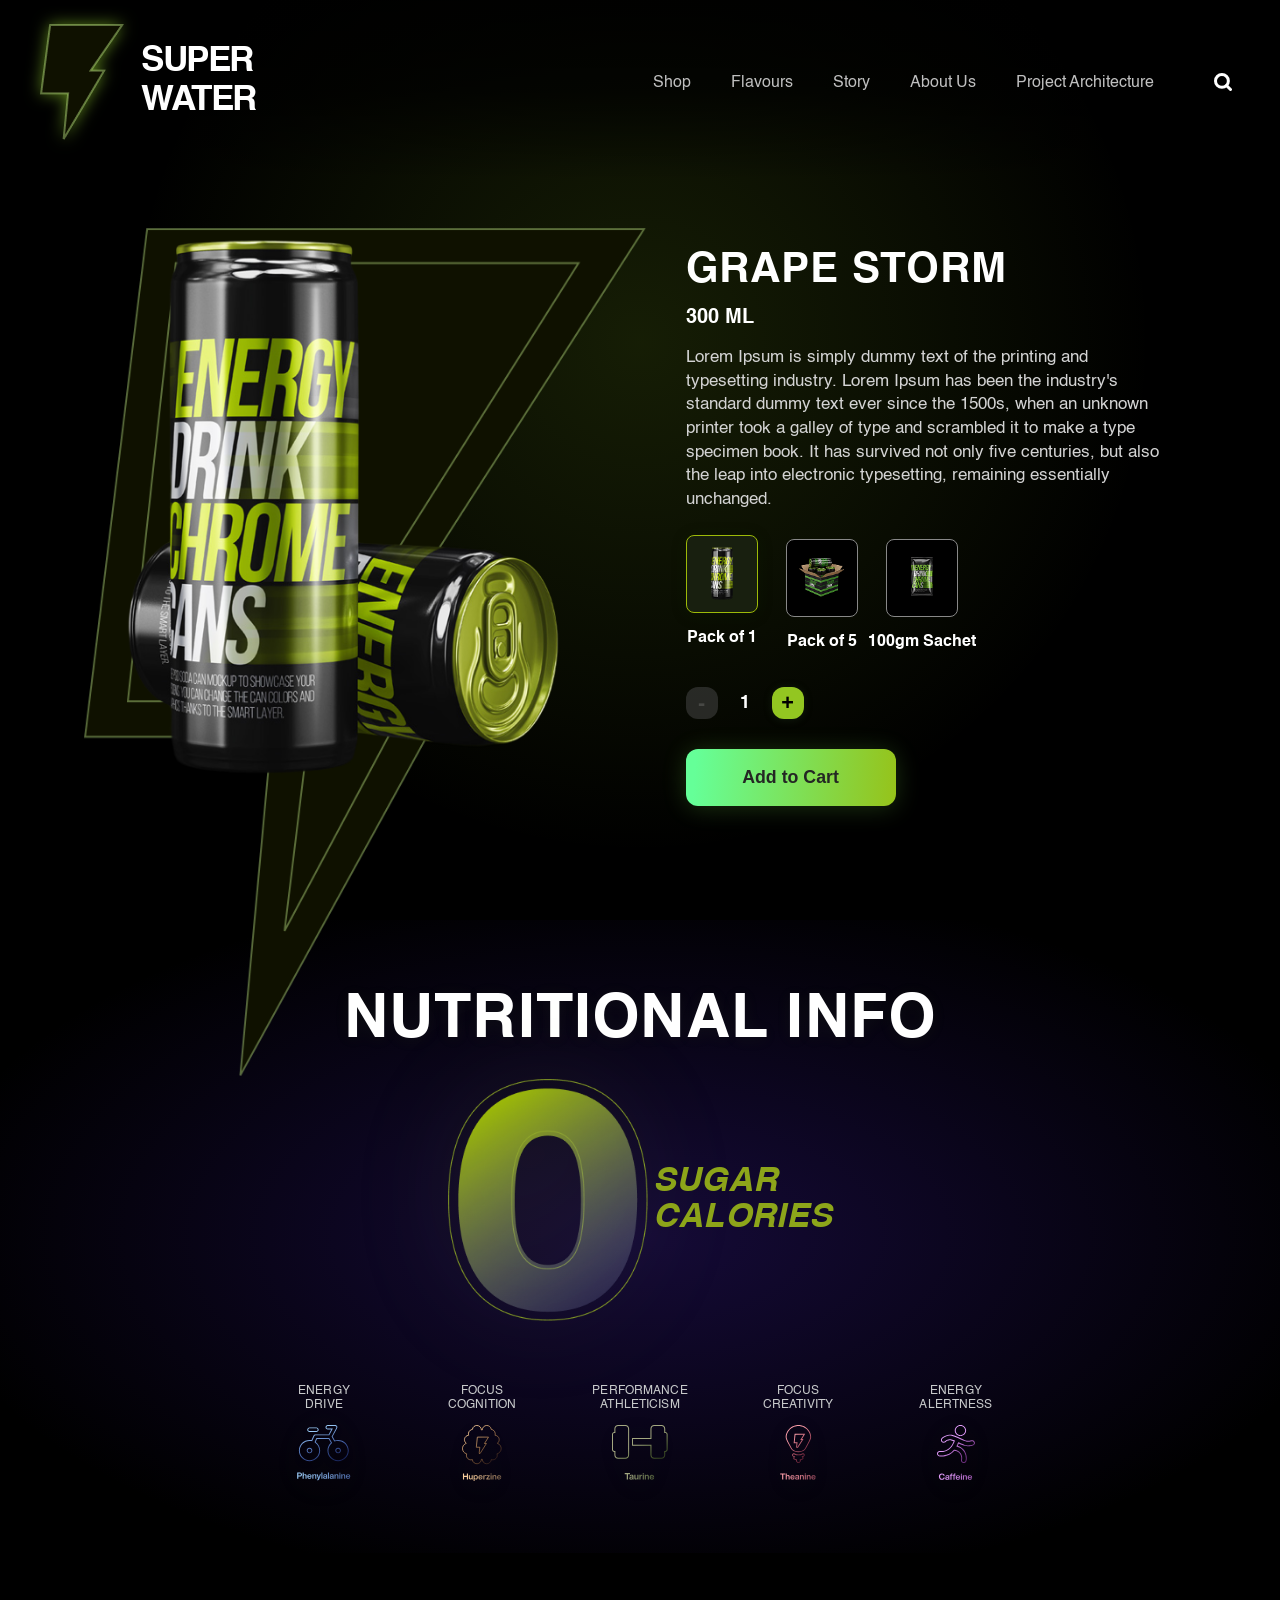
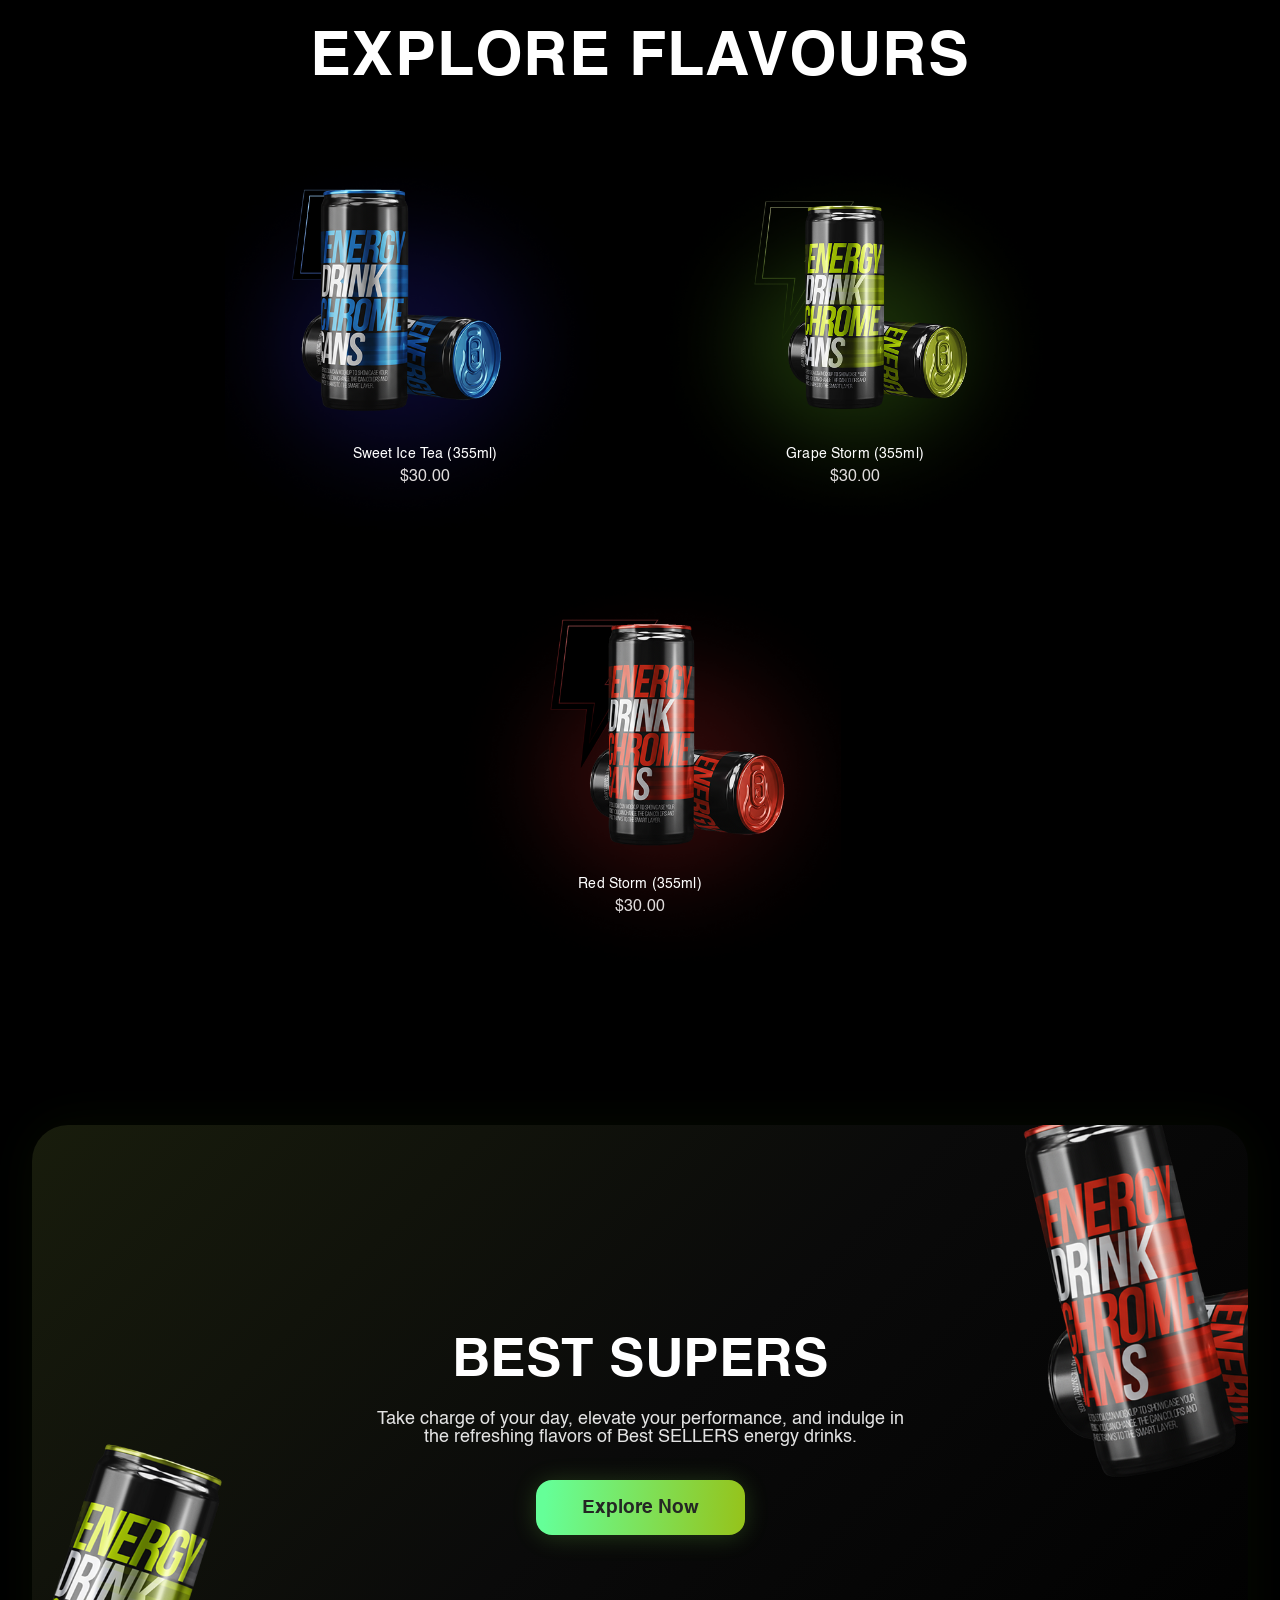
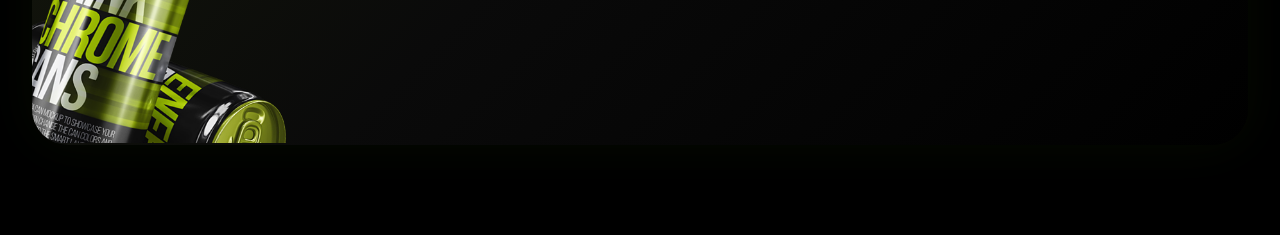
<file: index.html>
<!DOCTYPE html>
<html lang="en">
<head>
  <meta charset="UTF-8" />
  <meta name="viewport" content="width=device-width, initial-scale=1.0" />
  <title>Super Water | Product Details</title>
  <meta name="description" content="Super Water Energy Drink - Grape Storm Flavor, 300ML">
  <link rel="stylesheet" href="css/style.css">
  <!-- Google Fonts - Inter -->
  <link rel="preconnect" href="https://fonts.googleapis.com">
  <link rel="preconnect" href="https://fonts.gstatic.com" crossorigin>
  <link href="https://fonts.googleapis.com/css2?family=Inter:wght@400;600;700;800&display=swap" rel="stylesheet">
</head>
<body>
  <div class="product-page">
    <header class="header">
      <div class="header__logo">
        <img src="assets/images/logo.png" alt="Super Water Logo" class="header__logo-icon" />
        <span class="header__logo-text">SUPER<br>WATER</span>
      </div>
      <nav class="nav" aria-label="Main Navigation">
        <ul class="nav__list">
          <li class="nav__item"><a class="nav__link" href="#">Shop</a></li>
          <li class="nav__item"><a class="nav__link" href="#">Flavours</a></li>
          <li class="nav__item"><a class="nav__link" href="#">Story</a></li>
          <li class="nav__item"><a class="nav__link" href="#">About Us</a></li>
          <li class="nav__item"><a class="nav__link" href="architecture.html">Project Architecture</a></li>
        </ul>
        <button class="nav__search" aria-label="Search">
          <img src="assets/icons/search-icon.svg" alt="Search" class="nav__search-icon" />
        </button>
      </nav>
      <button class="nav__menu-btn" aria-label="Menu" id="menuBtn">
        &#9776;
      </button>
    </header>
    <div class="nav__mobile-modal" id="mobileModal">
      <ul class="nav__mobile-list">
        <li><a class="nav__link" href="#">Shop</a></li>
        <li><a class="nav__link" href="#">Flavours</a></li>
        <li><a class="nav__link" href="#">Story</a></li>
        <li><a class="nav__link" href="#">About Us</a></li>
        <li><a class="nav__link" href="architecture.html">Project Architecture</a></li>
      </ul>
      <button class="nav__mobile-close" id="closeModal" aria-label="Close menu">&times;</button>
    </div>
    
    <main class="hero">
      <section class="hero__left">
        <img src="assets/images/super-water-can.png" alt="Super Water Energy Drink - Grape Storm flavor in 300ML can" class="hero__product-img" />
      </section>
      
      <section class="hero__right">
        <h1 class="hero__title">GRAPE STORM</h1>
        <h2 class="hero__subtitle">300 ML</h2>
        <p class="hero__desc">
          Lorem Ipsum is simply dummy text of the printing and typesetting industry. Lorem Ipsum has been the industry's standard dummy text ever since the 1500s, when an unknown printer took a galley of type and scrambled it to make a type specimen book. It has survived not only five centuries, but also the leap into electronic typesetting, remaining essentially unchanged.
        </p>
        
        <div class="hero__packs">
          <div class="pack-option pack-option--selected">
            <img src="assets/images/pack-1.png" alt="Pack of 1" class="pack-option__img" />
            <span class="pack-option__desc">Pack of 1</span>
          </div>
          <div class="pack-option">
            <img src="assets/images/pack-5.png" alt="Pack of 5" class="pack-option__img" />
            <span class="pack-option__desc">Pack of 5</span>
          </div>
          <div class="pack-option">
            <img src="assets/images/pack-100gm.png" alt="100gm Sachet" class="pack-option__img" />
            <span class="pack-option__desc">100gm Sachet</span>
          </div>
        </div>
        
        <div class="hero__quantity">
          <button class="quantity__btn" id="decrementBtn" type="button" aria-label="Decrease quantity">-</button>
          <span class="quantity__count" id="quantityCount" aria-live="polite">1</span>
          <button class="quantity__btn" id="incrementBtn" type="button" aria-label="Increase quantity">+</button>
        </div>
        
        <button class="hero__addcart" type="button">Add to Cart</button>
      </section>
    </main>
  </div>

  <section class="nutrition">
    <div class="nutrition__container">
      <h2 class="nutrition__title">NUTRITIONAL INFO</h2>
      <div class="nutrition__main">
        <img src="assets/images/calories-text.png" alt="Zero Sugar Calories" class="nutrition__zero-img" />
        <div class="nutrition__zero-labels">
          <span class="nutrition__sugarcalories">SUGAR<br>CALORIES</span>
        </div>
      </div>
      <div class="nutrition__benefits">
      <div class="nutrition__benefit">
        <span class="nutrition__benefit-label">ENERGY<br>DRIVE</span>
        <img src="assets/icons/energy-drive.svg" alt="Energy Drive Icon" class="nutrition__benefit-icon" />
      </div>
      <div class="nutrition__benefit">
        <span class="nutrition__benefit-label">FOCUS<br>COGNITION</span>
        <img src="assets/icons/focus-cognition.svg" alt="Focus Cognition Icon" class="nutrition__benefit-icon" />
      </div>
      <div class="nutrition__benefit">
        <span class="nutrition__benefit-label">PERFORMANCE<br>ATHLETICISM</span>
        <img src="assets/icons/performance-athleticism.svg" alt="Performance Athleticism Icon" class="nutrition__benefit-icon" />
      </div>
      <div class="nutrition__benefit">
        <span class="nutrition__benefit-label">FOCUS<br>CREATIVITY</span>
        <img src="assets/icons/focus-creativity.svg" alt="Focus Creativity Icon" class="nutrition__benefit-icon" />
      </div>
      <div class="nutrition__benefit">
        <span class="nutrition__benefit-label">ENERGY<br>ALERTNESS</span>
        <img src="assets/icons/energy-alertness.svg" alt="Energy Alertness Icon" class="nutrition__benefit-icon" />
      </div>
      </div>
    </div>
  </section>

    <section class="flavours">
    <div class="flavours__container">
      <h2 class="flavours__title">EXPLORE FLAVOURS</h2>
      <div class="flavours__grid">
      <div class="flavour-card">
        <div class="flavour-card__image flavour-card__image--blue">
          <img src="assets/images/sweet-ice-tea.png" alt="Sweet Ice Tea" />
        </div>
        <div class="flavour-card__info">
          <p class="flavour-card__name">Sweet Ice Tea (355ml)</p>
          <p class="flavour-card__price">$30.00</p>
        </div>
      </div>
      <div class="flavour-card">
        <div class="flavour-card__image flavour-card__image--green">
          <img src="assets/images/grape-storm.png" alt="Grape Storm" />
        </div>
        <div class="flavour-card__info">
          <p class="flavour-card__name">Grape Storm (355ml)</p>
          <p class="flavour-card__price">$30.00</p>
        </div>
      </div>
      <div class="flavour-card">
        <div class="flavour-card__image flavour-card__image--red">
          <img src="assets/images/red-storm.png" alt="Red Storm" />
        </div>
        <div class="flavour-card__info">
          <p class="flavour-card__name">Red Storm (355ml)</p>
          <p class="flavour-card__price">$30.00</p>
        </div>
      </div>
      </div>
    </div>
  </section>

    <section class="best-supers">
    <div class="best-supers__container">
      <img
        src="assets/images/best-left.png"
        alt="Grape Chrome Can"
        class="best-supers__can best-supers__can--left"
      />
      <div class="best-supers__content">
        <h2 class="best-supers__title">BEST SUPERS</h2>
        <p class="best-supers__desc">
          Take charge of your day, elevate your performance, and indulge in the refreshing flavors of Best SELLERS energy drinks.
        </p>
        <a href="#" class="best-supers__cta">Explore Now</a>
      </div>
      <img
        src="assets/images/best-right.png"
        alt="Red Chrome Can"
        class="best-supers__can best-supers__can--right"
      />
    </div>
  </section>

  <script src="js/script.js"></script>
</body>
</html>
</file>
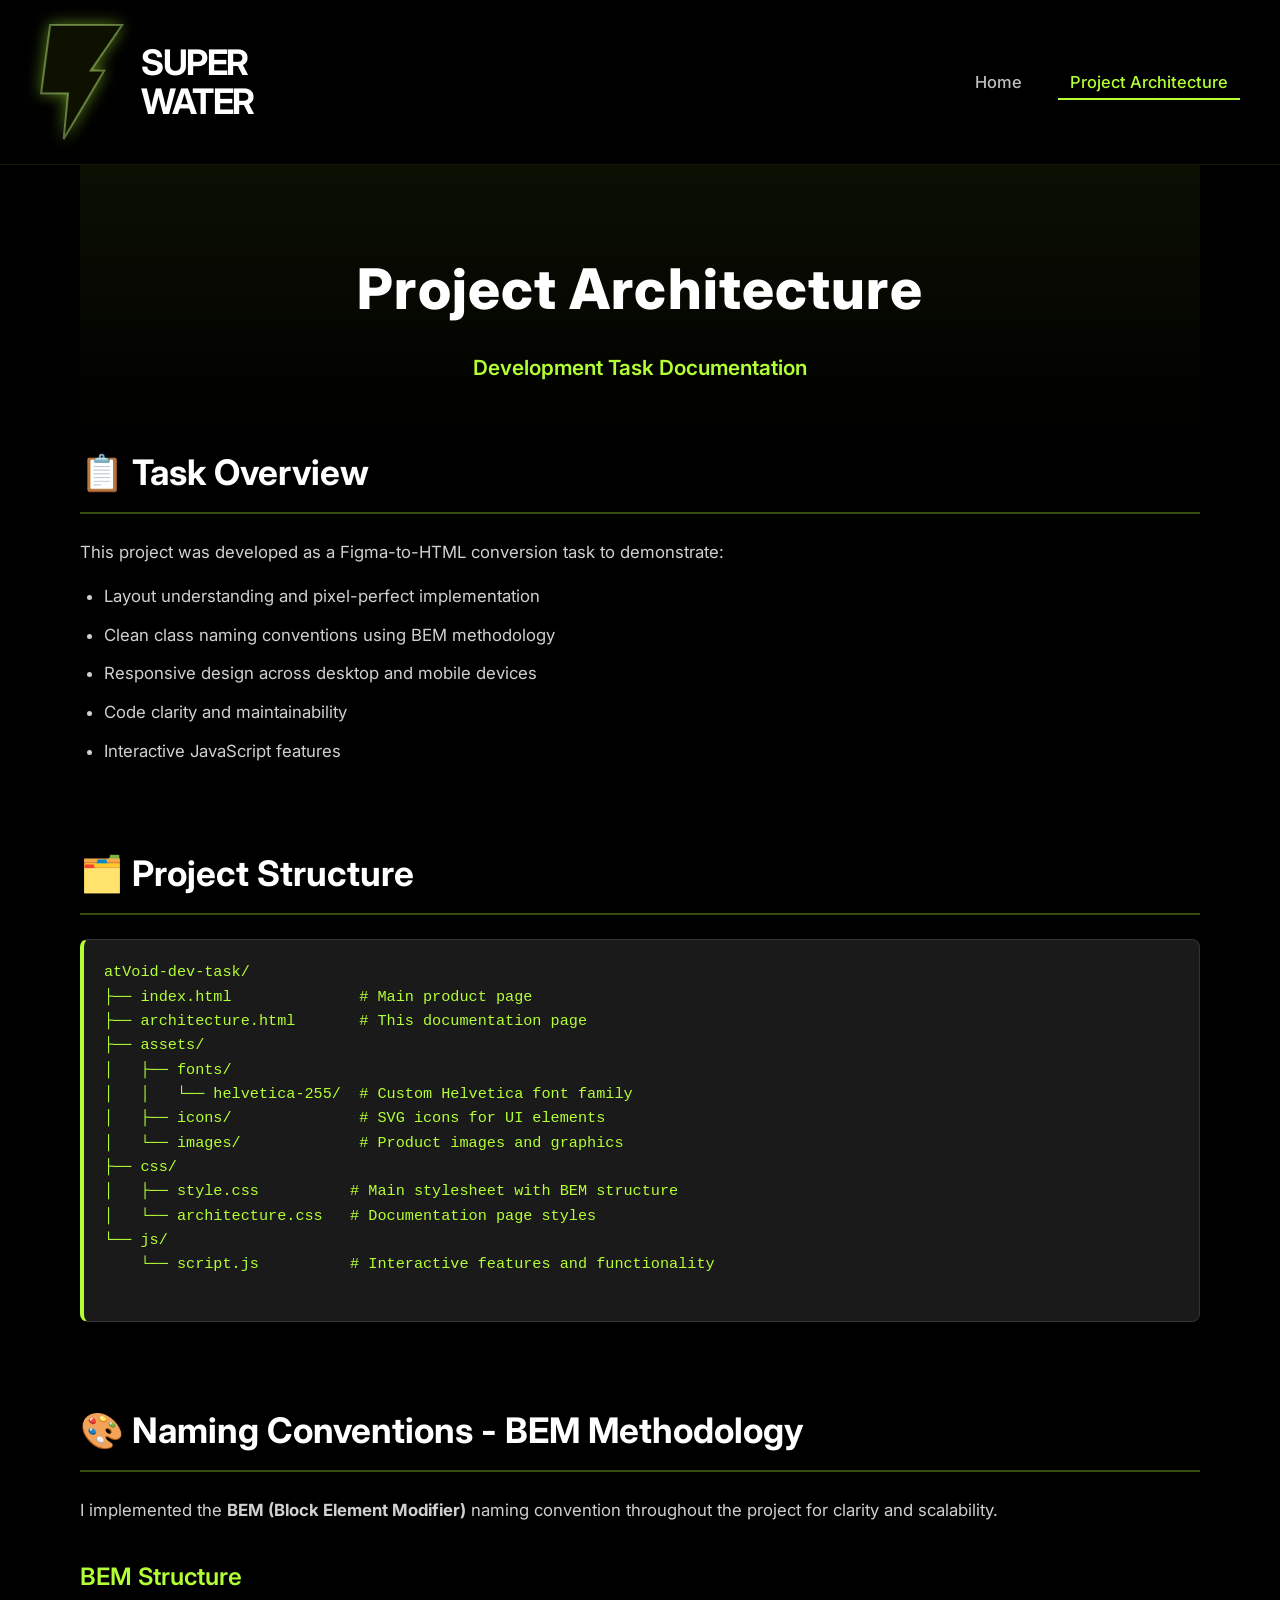
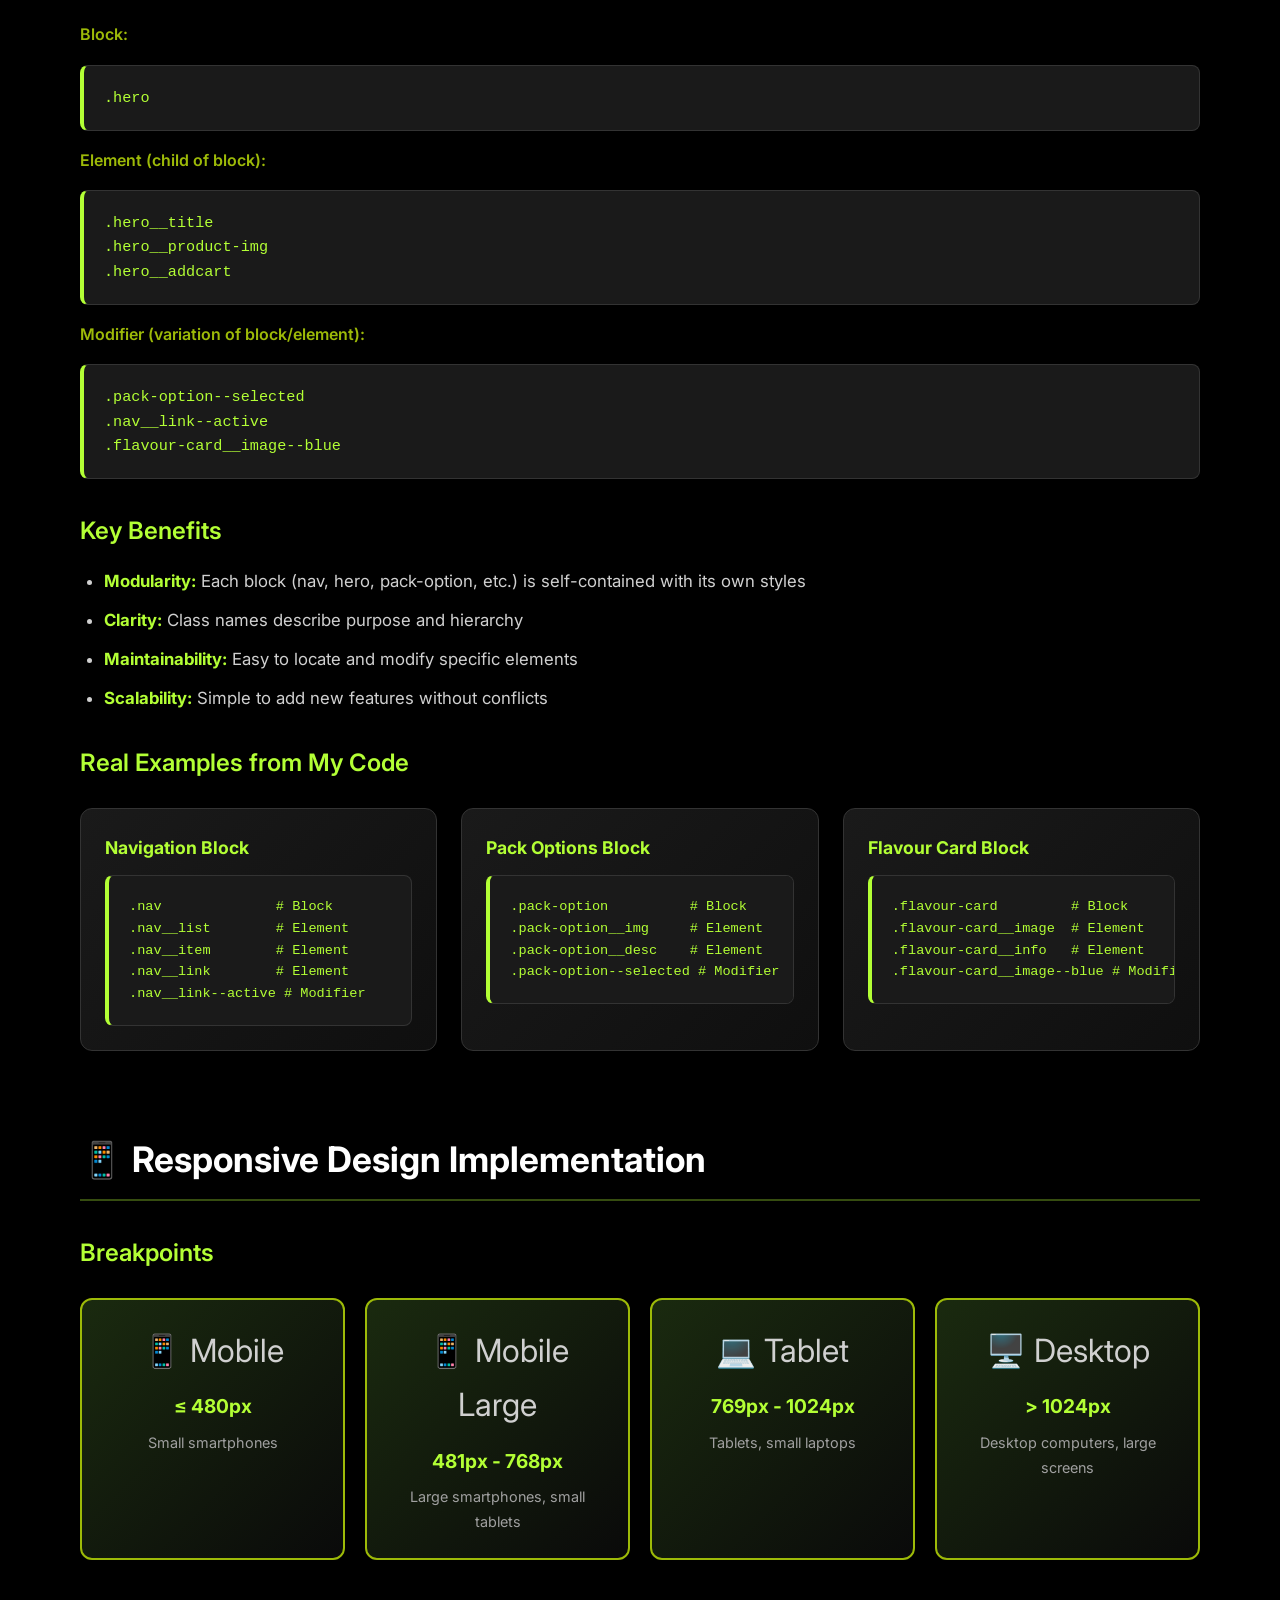
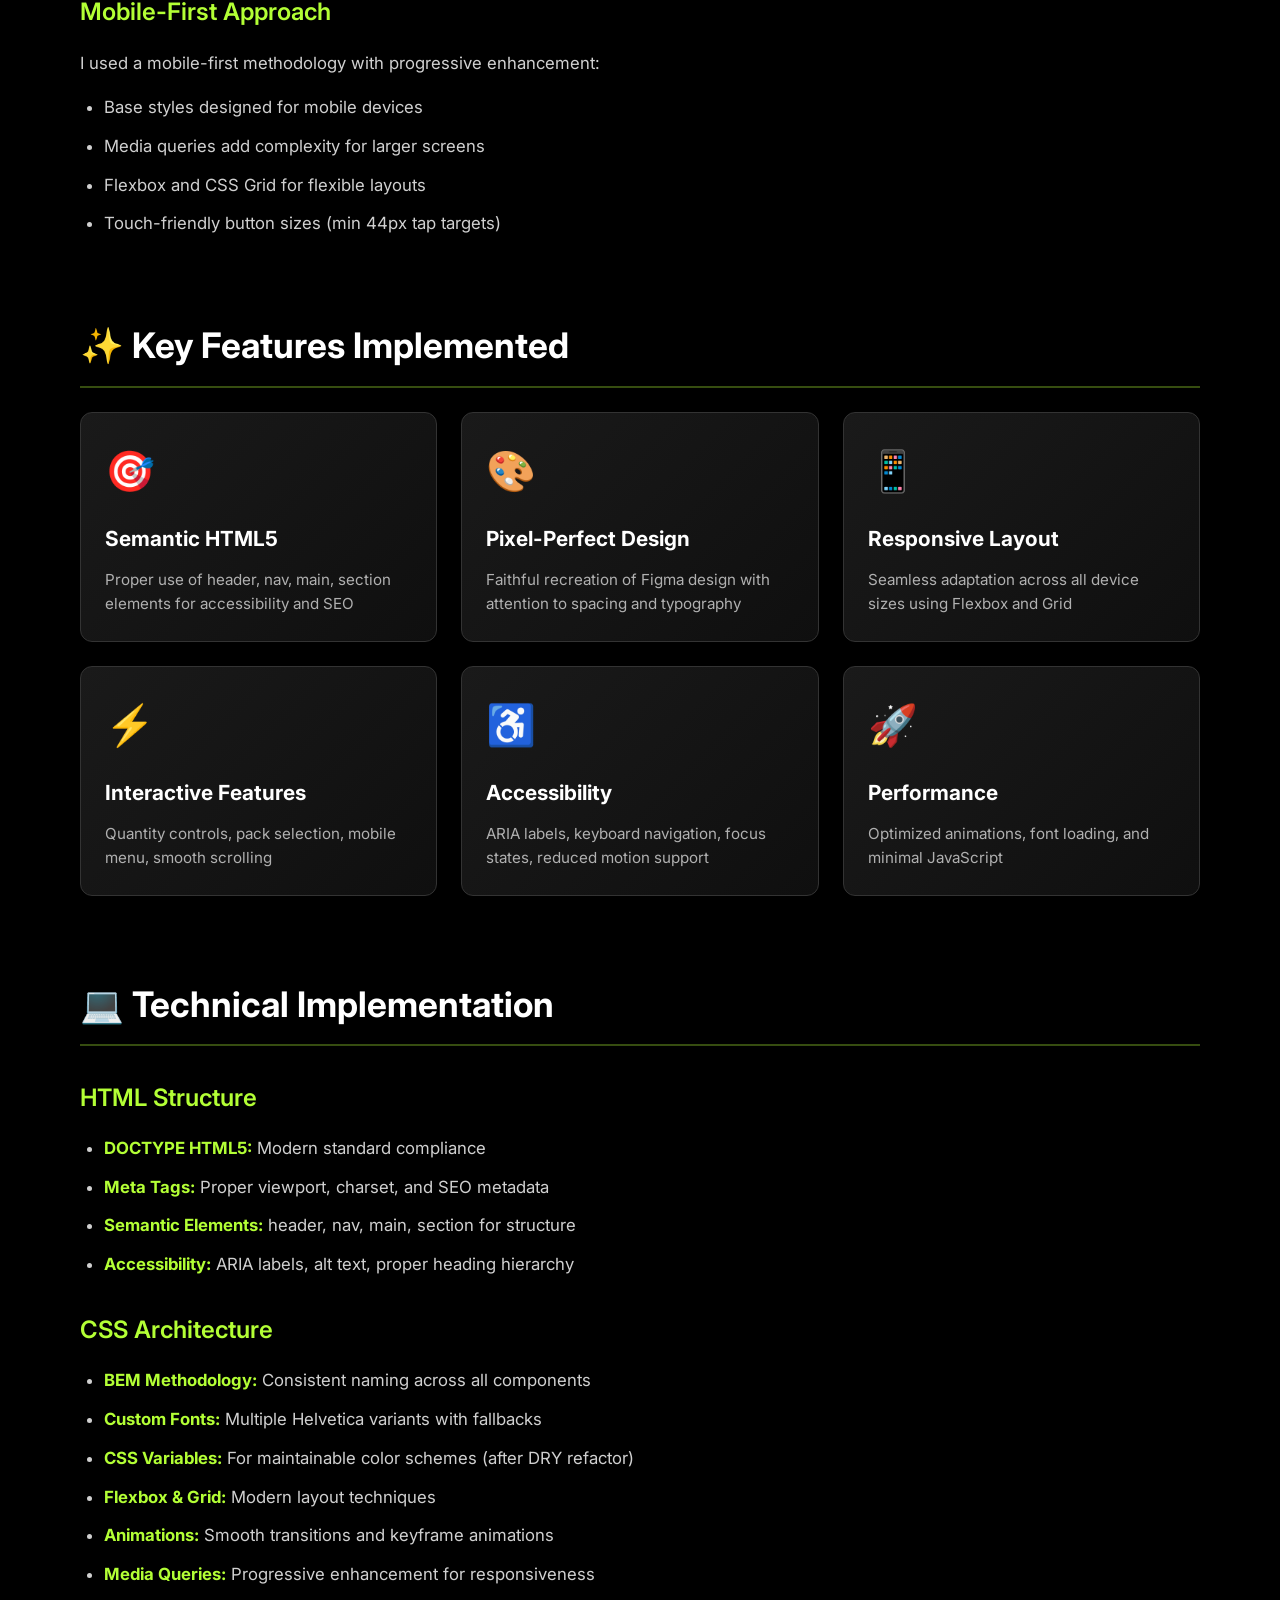
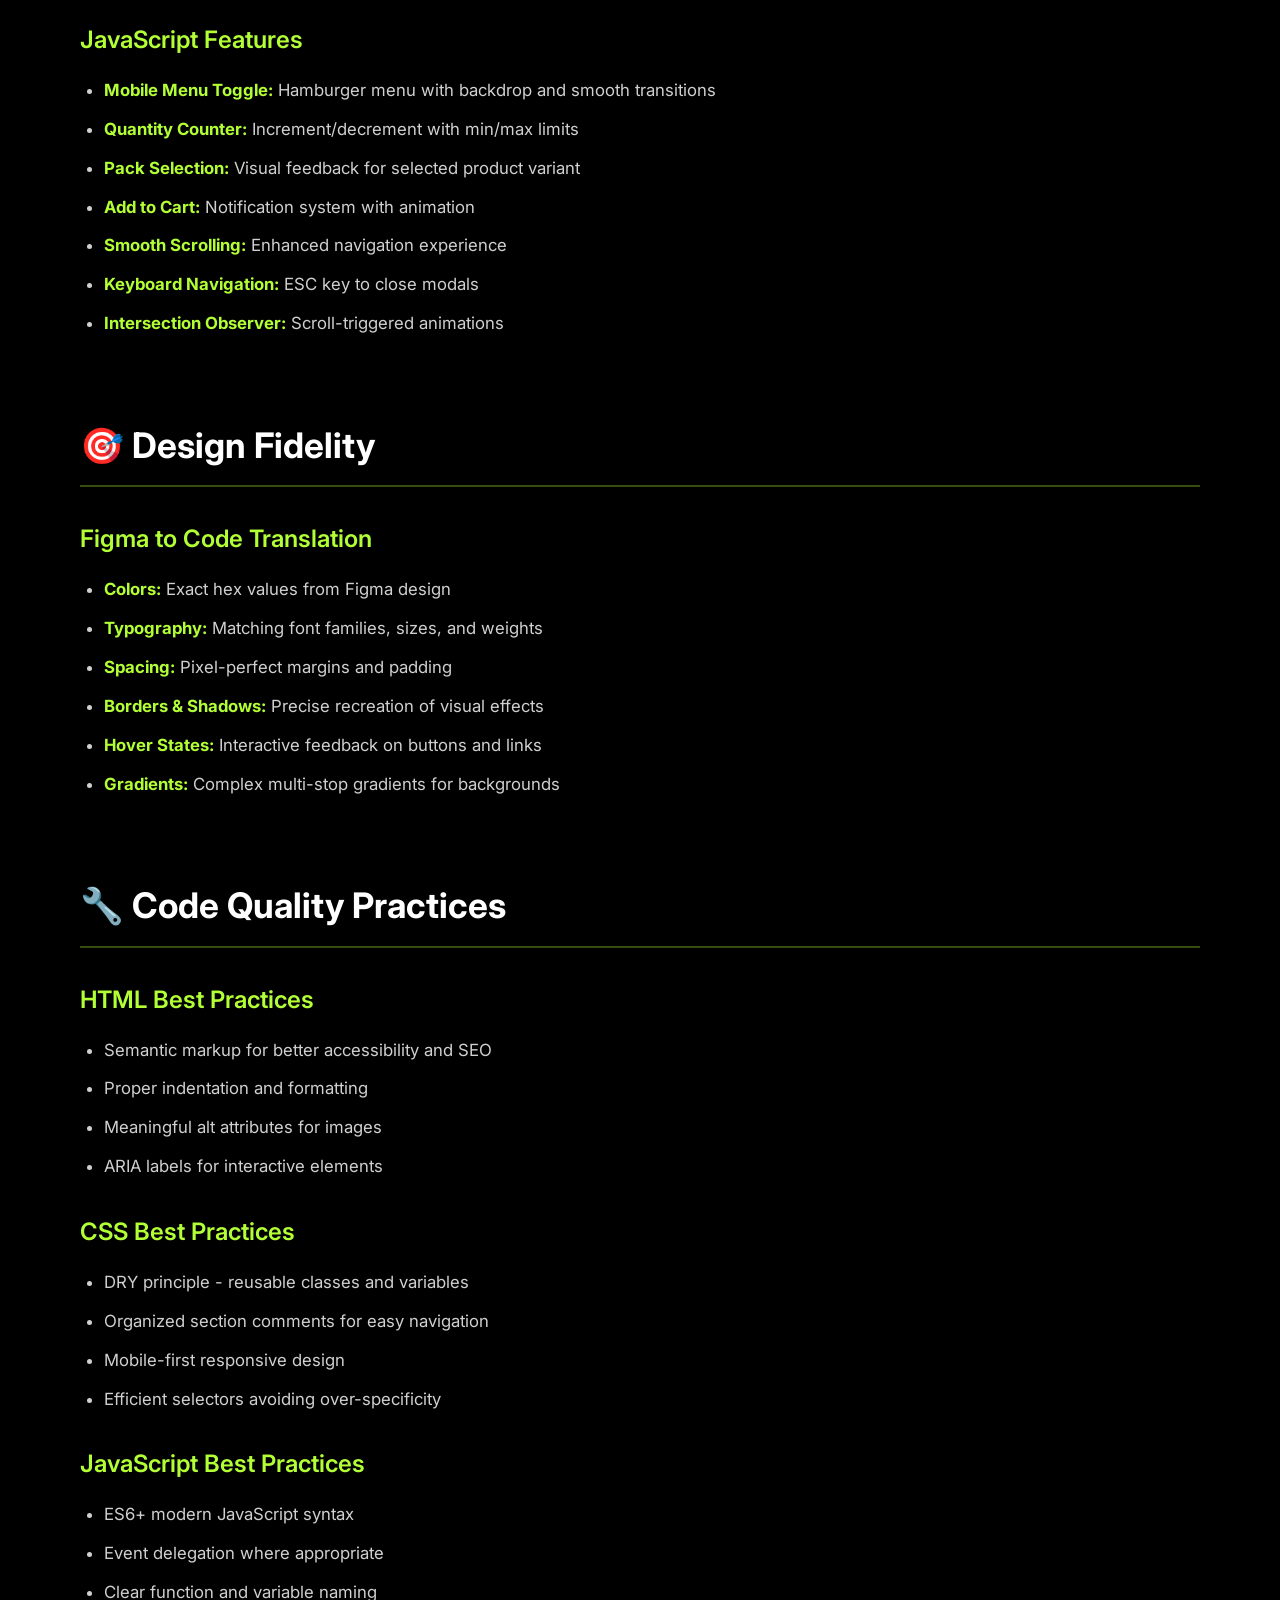
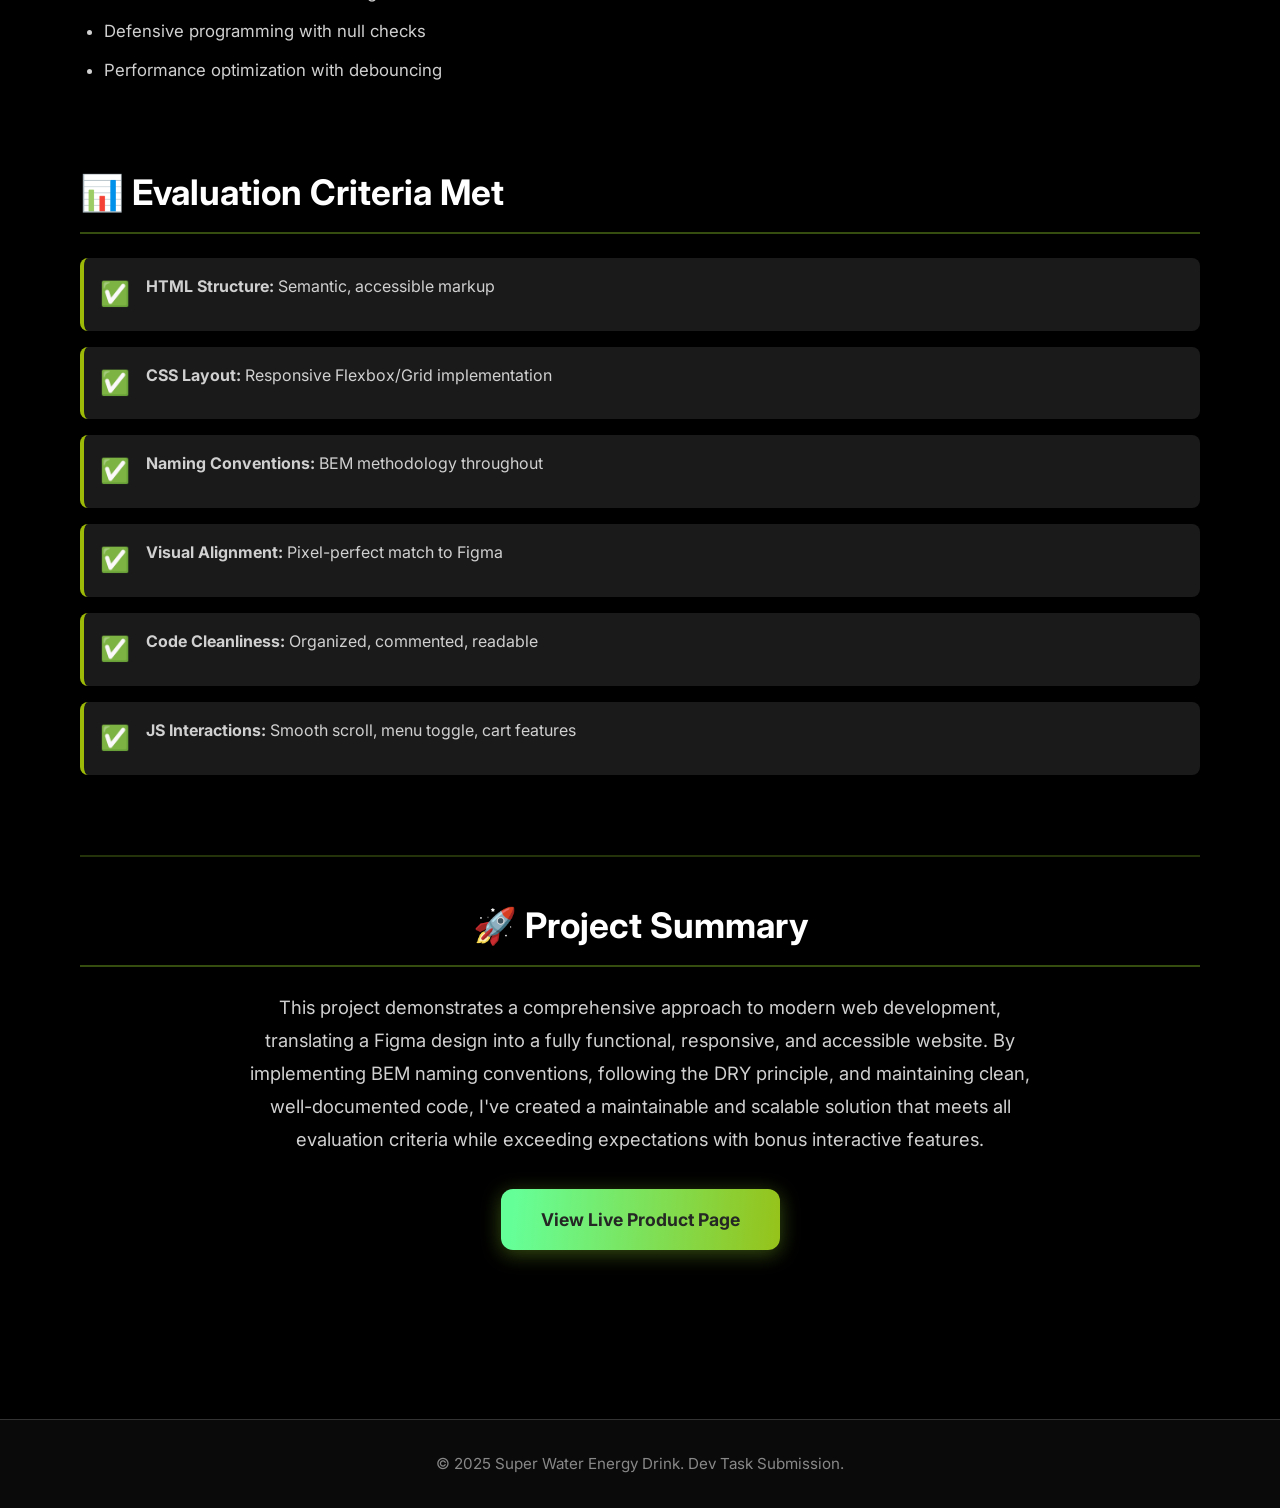
<file: architecture.html>
<!DOCTYPE html>
<html lang="en">
<head>
  <meta charset="UTF-8" />
  <meta name="viewport" content="width=device-width, initial-scale=1.0"/>
  <title>Project Architecture | Super Water</title>
  <meta name="description" content="Project Architecture and Development Documentation for Super Water Energy Drink Website">
  <link rel="stylesheet" href="css/architecture.css">
  <link rel="preconnect" href="https://fonts.googleapis.com">
  <link rel="preconnect" href="https://fonts.gstatic.com" crossorigin>
  <link href="https://fonts.googleapis.com/css2?family=Inter:wght@400;600;700;800&display=swap" rel="stylesheet">
</head>
<body>
  <div class="architecture-page">
    <header class="header">
      <div class="header__logo">
        <a href="index.html" class="header__logo-link">
          <img src="assets/images/logo.png" alt="Super Water Logo" class="header__logo-icon" />
          <span class="header__logo-text">SUPER<br>WATER</span>
        </a>
      </div>
      <nav class="nav" aria-label="Main Navigation">
        <ul class="nav__list">
          <li class="nav__item"><a class="nav__link" href="index.html">Home</a></li>
          <li class="nav__item"><a class="nav__link nav__link--active" href="architecture.html">Project Architecture</a></li>
        </ul>
      </nav>
    </header>

    <main class="content">
      <section class="hero-section">
        <h1 class="page-title">Project Architecture</h1>
        <p class="page-subtitle">Development Task Documentation</p>
      </section>

      <section class="section">
        <h2 class="section__title">📋 Task Overview</h2>
        <div class="section__content">
          <p>This project was developed as a Figma-to-HTML conversion task to demonstrate:</p>
          <ul class="list">
            <li>Layout understanding and pixel-perfect implementation</li>
            <li>Clean class naming conventions using BEM methodology</li>
            <li>Responsive design across desktop and mobile devices</li>
            <li>Code clarity and maintainability</li>
            <li>Interactive JavaScript features</li>
          </ul>
        </div>
      </section>

      <section class="section">
        <h2 class="section__title">🗂️ Project Structure</h2>
        <div class="section__content">
          <pre class="code-block">
atVoid-dev-task/
├── index.html              # Main product page
├── architecture.html       # This documentation page
├── assets/
│   ├── fonts/
│   │   └── helvetica-255/  # Custom Helvetica font family
│   ├── icons/              # SVG icons for UI elements
│   └── images/             # Product images and graphics
├── css/
│   ├── style.css          # Main stylesheet with BEM structure
│   └── architecture.css   # Documentation page styles
└── js/
    └── script.js          # Interactive features and functionality
          </pre>
        </div>
      </section>

      <section class="section">
        <h2 class="section__title">🎨 Naming Conventions - BEM Methodology</h2>
        <div class="section__content">
          <p>I implemented the <strong>BEM (Block Element Modifier)</strong> naming convention throughout the project for clarity and scalability.</p>
          
          <h3 class="subsection__title">BEM Structure</h3>
          <div class="code-example">
            <p class="code-example__label">Block:</p>
            <pre class="code-block">.hero</pre>
            
            <p class="code-example__label">Element (child of block):</p>
            <pre class="code-block">.hero__title
.hero__product-img
.hero__addcart</pre>
            
            <p class="code-example__label">Modifier (variation of block/element):</p>
            <pre class="code-block">.pack-option--selected
.nav__link--active
.flavour-card__image--blue</pre>
          </div>

          <h3 class="subsection__title">Key Benefits</h3>
          <ul class="list">
            <li><strong>Modularity:</strong> Each block (nav, hero, pack-option, etc.) is self-contained with its own styles</li>
            <li><strong>Clarity:</strong> Class names describe purpose and hierarchy</li>
            <li><strong>Maintainability:</strong> Easy to locate and modify specific elements</li>
            <li><strong>Scalability:</strong> Simple to add new features without conflicts</li>
          </ul>

          <h3 class="subsection__title">Real Examples from My Code</h3>
          <div class="example-grid">
            <div class="example-card">
              <h4>Navigation Block</h4>
              <pre class="code-block">.nav              # Block
.nav__list        # Element
.nav__item        # Element
.nav__link        # Element
.nav__link--active # Modifier</pre>
            </div>
            <div class="example-card">
              <h4>Pack Options Block</h4>
              <pre class="code-block">.pack-option          # Block
.pack-option__img     # Element
.pack-option__desc    # Element
.pack-option--selected # Modifier</pre>
            </div>
            <div class="example-card">
              <h4>Flavour Card Block</h4>
              <pre class="code-block">.flavour-card         # Block
.flavour-card__image  # Element
.flavour-card__info   # Element
.flavour-card__image--blue # Modifier</pre>
            </div>
          </div>
        </div>
      </section>

      <section class="section">
        <h2 class="section__title">📱 Responsive Design Implementation</h2>
        <div class="section__content">
          <h3 class="subsection__title">Breakpoints</h3>
          <div class="breakpoint-grid">
            <div class="breakpoint-card">
              <div class="breakpoint-card__device">📱 Mobile</div>
              <div class="breakpoint-card__range">≤ 480px</div>
              <div class="breakpoint-card__desc">Small smartphones</div>
            </div>
            <div class="breakpoint-card">
              <div class="breakpoint-card__device">📱 Mobile Large</div>
              <div class="breakpoint-card__range">481px - 768px</div>
              <div class="breakpoint-card__desc">Large smartphones, small tablets</div>
            </div>
            <div class="breakpoint-card">
              <div class="breakpoint-card__device">💻 Tablet</div>
              <div class="breakpoint-card__range">769px - 1024px</div>
              <div class="breakpoint-card__desc">Tablets, small laptops</div>
            </div>
            <div class="breakpoint-card">
              <div class="breakpoint-card__device">🖥️ Desktop</div>
              <div class="breakpoint-card__range">> 1024px</div>
              <div class="breakpoint-card__desc">Desktop computers, large screens</div>
            </div>
          </div>

          <h3 class="subsection__title">Mobile-First Approach</h3>
          <p>I used a mobile-first methodology with progressive enhancement:</p>
          <ul class="list">
            <li>Base styles designed for mobile devices</li>
            <li>Media queries add complexity for larger screens</li>
            <li>Flexbox and CSS Grid for flexible layouts</li>
            <li>Touch-friendly button sizes (min 44px tap targets)</li>
          </ul>
        </div>
      </section>

      <section class="section">
        <h2 class="section__title">✨ Key Features Implemented</h2>
        <div class="section__content">
          <div class="feature-grid">
            <div class="feature-card">
              <div class="feature-card__icon">🎯</div>
              <h3 class="feature-card__title">Semantic HTML5</h3>
              <p class="feature-card__desc">Proper use of header, nav, main, section elements for accessibility and SEO</p>
            </div>
            <div class="feature-card">
              <div class="feature-card__icon">🎨</div>
              <h3 class="feature-card__title">Pixel-Perfect Design</h3>
              <p class="feature-card__desc">Faithful recreation of Figma design with attention to spacing and typography</p>
            </div>
            <div class="feature-card">
              <div class="feature-card__icon">📱</div>
              <h3 class="feature-card__title">Responsive Layout</h3>
              <p class="feature-card__desc">Seamless adaptation across all device sizes using Flexbox and Grid</p>
            </div>
            <div class="feature-card">
              <div class="feature-card__icon">⚡</div>
              <h3 class="feature-card__title">Interactive Features</h3>
              <p class="feature-card__desc">Quantity controls, pack selection, mobile menu, smooth scrolling</p>
            </div>
            <div class="feature-card">
              <div class="feature-card__icon">♿</div>
              <h3 class="feature-card__title">Accessibility</h3>
              <p class="feature-card__desc">ARIA labels, keyboard navigation, focus states, reduced motion support</p>
            </div>
            <div class="feature-card">
              <div class="feature-card__icon">🚀</div>
              <h3 class="feature-card__title">Performance</h3>
              <p class="feature-card__desc">Optimized animations, font loading, and minimal JavaScript</p>
            </div>
          </div>
        </div>
      </section>

      <section class="section">
        <h2 class="section__title">💻 Technical Implementation</h2>
        <div class="section__content">
          <h3 class="subsection__title">HTML Structure</h3>
          <ul class="list">
            <li><strong>DOCTYPE HTML5:</strong> Modern standard compliance</li>
            <li><strong>Meta Tags:</strong> Proper viewport, charset, and SEO metadata</li>
            <li><strong>Semantic Elements:</strong> header, nav, main, section for structure</li>
            <li><strong>Accessibility:</strong> ARIA labels, alt text, proper heading hierarchy</li>
          </ul>

          <h3 class="subsection__title">CSS Architecture</h3>
          <ul class="list">
            <li><strong>BEM Methodology:</strong> Consistent naming across all components</li>
            <li><strong>Custom Fonts:</strong> Multiple Helvetica variants with fallbacks</li>
            <li><strong>CSS Variables:</strong> For maintainable color schemes (after DRY refactor)</li>
            <li><strong>Flexbox & Grid:</strong> Modern layout techniques</li>
            <li><strong>Animations:</strong> Smooth transitions and keyframe animations</li>
            <li><strong>Media Queries:</strong> Progressive enhancement for responsiveness</li>
          </ul>

          <h3 class="subsection__title">JavaScript Features</h3>
          <ul class="list">
            <li><strong>Mobile Menu Toggle:</strong> Hamburger menu with backdrop and smooth transitions</li>
            <li><strong>Quantity Counter:</strong> Increment/decrement with min/max limits</li>
            <li><strong>Pack Selection:</strong> Visual feedback for selected product variant</li>
            <li><strong>Add to Cart:</strong> Notification system with animation</li>
            <li><strong>Smooth Scrolling:</strong> Enhanced navigation experience</li>
            <li><strong>Keyboard Navigation:</strong> ESC key to close modals</li>
            <li><strong>Intersection Observer:</strong> Scroll-triggered animations</li>
          </ul>
        </div>
      </section>

      <section class="section">
        <h2 class="section__title">🎯 Design Fidelity</h2>
        <div class="section__content">
          <h3 class="subsection__title">Figma to Code Translation</h3>
          <ul class="list">
            <li><strong>Colors:</strong> Exact hex values from Figma design</li>
            <li><strong>Typography:</strong> Matching font families, sizes, and weights</li>
            <li><strong>Spacing:</strong> Pixel-perfect margins and padding</li>
            <li><strong>Borders & Shadows:</strong> Precise recreation of visual effects</li>
            <li><strong>Hover States:</strong> Interactive feedback on buttons and links</li>
            <li><strong>Gradients:</strong> Complex multi-stop gradients for backgrounds</li>
          </ul>
        </div>
      </section>

      <section class="section">
        <h2 class="section__title">🔧 Code Quality Practices</h2>
        <div class="section__content">
          <h3 class="subsection__title">HTML Best Practices</h3>
          <ul class="list">
            <li>Semantic markup for better accessibility and SEO</li>
            <li>Proper indentation and formatting</li>
            <li>Meaningful alt attributes for images</li>
            <li>ARIA labels for interactive elements</li>
          </ul>

          <h3 class="subsection__title">CSS Best Practices</h3>
          <ul class="list">
            <li>DRY principle - reusable classes and variables</li>
            <li>Organized section comments for easy navigation</li>
            <li>Mobile-first responsive design</li>
            <li>Efficient selectors avoiding over-specificity</li>
          </ul>

          <h3 class="subsection__title">JavaScript Best Practices</h3>
          <ul class="list">
            <li>ES6+ modern JavaScript syntax</li>
            <li>Event delegation where appropriate</li>
            <li>Clear function and variable naming</li>
            <li>Defensive programming with null checks</li>
            <li>Performance optimization with debouncing</li>
          </ul>
        </div>
      </section>

      <section class="section">
        <h2 class="section__title">📊 Evaluation Criteria Met</h2>
        <div class="section__content">
          <div class="checklist">
            <div class="checklist__item checklist__item--complete">
              <span class="checklist__icon">✅</span>
              <span class="checklist__text"><strong>HTML Structure:</strong> Semantic, accessible markup</span>
            </div>
            <div class="checklist__item checklist__item--complete">
              <span class="checklist__icon">✅</span>
              <span class="checklist__text"><strong>CSS Layout:</strong> Responsive Flexbox/Grid implementation</span>
            </div>
            <div class="checklist__item checklist__item--complete">
              <span class="checklist__icon">✅</span>
              <span class="checklist__text"><strong>Naming Conventions:</strong> BEM methodology throughout</span>
            </div>
            <div class="checklist__item checklist__item--complete">
              <span class="checklist__icon">✅</span>
              <span class="checklist__text"><strong>Visual Alignment:</strong> Pixel-perfect match to Figma</span>
            </div>
            <div class="checklist__item checklist__item--complete">
              <span class="checklist__icon">✅</span>
              <span class="checklist__text"><strong>Code Cleanliness:</strong> Organized, commented, readable</span>
            </div>
            <div class="checklist__item checklist__item--complete">
              <span class="checklist__icon">✅</span>
              <span class="checklist__text"><strong>JS Interactions:</strong> Smooth scroll, menu toggle, cart features</span>
            </div>
          </div>
        </div>
      </section>

      <section class="section section--footer">
        <h2 class="section__title">🚀 Project Summary</h2>
        <div class="section__content">
          <p class="summary-text">
            This project demonstrates a comprehensive approach to modern web development, translating a Figma design 
            into a fully functional, responsive, and accessible website. By implementing BEM naming conventions, 
            following the DRY principle, and maintaining clean, well-documented code, I've created a maintainable 
            and scalable solution that meets all evaluation criteria while exceeding expectations with bonus interactive features.
          </p>
          <div class="cta-container">
            <a href="index.html" class="btn btn--primary">View Live Product Page</a>
          </div>
        </div>
      </section>
    </main>

    <footer class="footer">
      <p class="footer__text">© 2025 Super Water Energy Drink. Dev Task Submission.</p>
    </footer>
  </div>

  <script>
    // Smooth scroll for internal links
    document.querySelectorAll('a[href^="#"]').forEach(anchor => {
      anchor.addEventListener('click', function (e) {
        const href = this.getAttribute('href');
        if (href !== '#' && href.length > 1) {
          const targetElement = document.querySelector(href);
          if (targetElement) {
            e.preventDefault();
            targetElement.scrollIntoView({
              behavior: 'smooth',
              block: 'start'
            });
          }
        }
      });
    });
  </script>
</body>
</html>
</file>
<file: css/style.css>
/* ==========================================
   SUPER WATER - Product Page Stylesheet
   ========================================== */

/* ==========================================
   CSS CUSTOM PROPERTIES (VARIABLES)
   ========================================== */
:root {
  /* Colors */
  --color-primary: #b3ff35;
  --color-primary-dark: #9DBA08;
  --color-primary-darker: #8DA51A;
  --color-secondary: #65FF98;
  --color-accent: #75e620;
  --color-bg-black: #000000;
  --color-bg-dark: #0a0a0a;
  --color-bg-gray: #1a1a1a;
  --color-bg-light-gray: #232323;
  --color-text-white: #ffffff;
  --color-text-light: #d3d3d3;
  --color-text-gray: #bfbfbf;
  --color-text-dark-gray: #888888;
  --color-border-gray: #888;
  --color-border-dark: #333;
  --color-dark-green: #181f0f;
  --color-button-text: #242724;
  
  /* Gradients */
  --gradient-primary: linear-gradient(94.25deg, #65FF98 4.65%, #9DBA08 113.58%);
  --gradient-primary-hover: linear-gradient(88deg, #b3ff35 30%, #75e620 90%);
  --gradient-radial-green: radial-gradient(circle at 50% 30%, rgba(147, 198, 33, 0.15) 0%, rgba(147, 198, 33, 0.08) 25%, rgba(0, 0, 0, 0) 50%);
  --gradient-radial-purple: radial-gradient(ellipse at center, rgba(67, 33, 179, 0.309) 0%, rgba(180, 170, 240, 0) 80%);
  --gradient-header: linear-gradient(180deg, rgba(0, 0, 0, 0.9) 0%, rgba(0, 0, 0, 0.7) 50%, rgba(0, 0, 0, 0) 100%);
  --gradient-best-supers: linear-gradient(135deg, #181c0c 0%, #0a0a0a 50%, #000000 100%);
  
  /* Shadows */
  --shadow-glow-primary: 0 0 8px rgba(179, 255, 53, 0.5);
  --shadow-glow-primary-sm: 0 0 4px rgba(179, 255, 53, 0.6);
  --shadow-button: 0 2px 24px 0 rgba(136, 245, 82, 0.2);
  --shadow-button-hover: 0 4px 28px 0 rgba(179, 255, 53, 0.4);
  --shadow-pack-option: 0 2px 16px 0 rgba(13, 38, 10, 0.2);
  
  /* Spacing */
  --spacing-xs: 4px;
  --spacing-sm: 8px;
  --spacing-md: 16px;
  --spacing-lg: 24px;
  --spacing-xl: 32px;
  --spacing-xxl: 40px;
  
  /* Border Radius */
  --radius-sm: 8px;
  --radius-md: 12px;
  --radius-lg: 16px;
  --radius-xl: 36px;
  
  /* Transitions */
  --transition-fast: 0.2s ease;
  --transition-normal: 0.3s ease;
  --transition-slow: 0.6s ease;
  
  /* Font Families */
  --font-primary: 'Helvetica', -apple-system, BlinkMacSystemFont, 'Segoe UI', Arial, sans-serif;
  --font-secondary: 'Helvetica', 'Inter', Arial, sans-serif;
}

/* ==========================================
   FONT FACE DECLARATIONS
   ========================================== */
@font-face {
  font-family: 'Helvetica';
  src: url('../assets/fonts/helvetica-255/Helvetica.ttf') format('truetype');
  font-weight: 400;
  font-style: normal;
  font-display: swap;
}

@font-face {
  font-family: 'Helvetica';
  src: url('../assets/fonts/helvetica-255/Helvetica-Bold.ttf') format('truetype');
  font-weight: 700;
  font-style: normal;
  font-display: swap;
}

@font-face {
  font-family: 'Helvetica';
  src: url('../assets/fonts/helvetica-255/Helvetica-Oblique.ttf') format('truetype');
  font-weight: 400;
  font-style: italic;
  font-display: swap;
}

@font-face {
  font-family: 'Helvetica';
  src: url('../assets/fonts/helvetica-255/Helvetica-BoldOblique.ttf') format('truetype');
  font-weight: 700;
  font-style: italic;
  font-display: swap;
}

@font-face {
  font-family: 'Helvetica Light';
  src: url('../assets/fonts/helvetica-255/helvetica-light-587ebe5a59211.ttf') format('truetype');
  font-weight: 300;
  font-style: normal;
  font-display: swap;
}

@font-face {
  font-family: 'Helvetica Rounded';
  src: url('../assets/fonts/helvetica-255/helvetica-rounded-bold-5871d05ead8de.otf') format('opentype');
  font-weight: 700;
  font-style: normal;
  font-display: swap;
}

@font-face {
  font-family: 'Helvetica Compressed';
  src: url('../assets/fonts/helvetica-255/helvetica-compressed-5871d14b6903a.otf') format('opentype');
  font-weight: 400;
  font-style: normal;
  font-display: swap;
}

/* ==========================================
   GLOBAL STYLES & RESET
   ========================================== */
* {
  margin: 0;
  padding: 0;
  box-sizing: border-box;
}

html {
  scroll-behavior: smooth;
}

body {
  margin: 0;
  background: var(--color-bg-black);
  color: var(--color-text-white);
  font-family: var(--font-primary);
  overflow-x: hidden;
}

/* ==========================================
   PRODUCT PAGE CONTAINER
   ========================================== */
.product-page {
  background: var(--color-bg-black);
  background-image: var(--gradient-radial-green);
  padding: 0;
  position: relative;
}

/* ==========================================
   HEADER & NAVIGATION
   ========================================== */
.header {
  display: flex;
  align-items: center;
  justify-content: space-between;
  padding: var(--spacing-lg) var(--spacing-xxl) 0 var(--spacing-xxl);
  position: relative;
  background: var(--gradient-header);
  z-index: 100;
  padding-bottom: var(--spacing-xxl);
}

.header__logo {
  display: flex;
  align-items: center;
  font-weight: bold;
  font-size: 2.2rem;
  letter-spacing: -0.04em;
  line-height: 1.1;
  cursor: pointer;
  transition: transform var(--transition-fast);
}

.header__logo:hover {
  transform: scale(1.05);
}

.header__logo-icon {
  margin-right: var(--spacing-md);
  animation: pulse 2s ease-in-out infinite;
  filter: drop-shadow(var(--shadow-glow-primary));
}

@keyframes pulse {
  0%, 100% {
    opacity: 1;
  }
  50% {
    opacity: 0.7;
  }
}

.header__logo-text {
  display: block;
  color: var(--color-text-white);
}

/* Navigation Styles */
.nav {
  display: flex;
  align-items: center;
  gap: var(--spacing-xl);
}

.nav__list {
  display: flex;
  align-items: center;
  gap: var(--spacing-lg);
  list-style: none;
  padding: 0;
  margin: 0;
}

.nav__link {
  text-decoration: none;
  color: var(--color-text-gray);
  font-size: 1.03rem;
  padding: var(--spacing-xs) var(--spacing-sm);
  position: relative;
  transition: color var(--transition-fast);
}

.nav__link::after {
  content: '';
  position: absolute;
  bottom: 0;
  left: 50%;
  width: 0;
  height: 2px;
  background: var(--color-primary);
  transition: width var(--transition-normal), left var(--transition-normal);
}

.nav__link:hover,
.nav__link:focus {
  color: var(--color-primary);
  font-weight: 600;
}

.nav__link:hover::after {
  width: 100%;
  left: 0;
}

.nav__search {
  background: transparent;
  border: none;
  color: var(--color-text-gray);
  font-size: 1.08rem;
  margin-left: 12px;
  cursor: pointer;
  transition: all var(--transition-fast);
  padding: var(--spacing-sm);
  display: flex;
  align-items: center;
  justify-content: center;
}

.nav__search-icon {
  width: 18px;
  height: 18px;
  transition: all var(--transition-fast);
}

.nav__search:hover .nav__search-icon {
  transform: scale(1.2);
  filter: drop-shadow(var(--shadow-glow-primary-sm));
}

.nav__menu-btn {
  display: none;
  background: none;
  border: none;
  color: var(--color-primary);
  font-size: 2.1rem;
  cursor: pointer;
  margin-left: var(--spacing-md);
  transition: transform var(--transition-fast);
}

.nav__menu-btn:hover {
  transform: rotate(90deg);
}

/* ==========================================
   MOBILE NAVIGATION MODAL
   ========================================== */
.nav__mobile-modal {
  display: none;
  position: fixed;
  top: 0;
  left: 0;
  right: 0;
  z-index: 2000;
  background: rgba(35, 35, 35, 0.98);
  backdrop-filter: blur(10px);
  padding: var(--spacing-xl) 0 0 0;
  animation: slideDown var(--transition-normal);
}

.nav__mobile-modal.active {
  display: block;
}

.nav__mobile-list {
  list-style: none;
  margin: 0;
  padding: 0 var(--spacing-lg);
  display: flex;
  flex-direction: column;
  gap: 20px;
  font-size: 1.15rem;
}

.nav__mobile-list .nav__link {
  display: block;
  padding: 12px var(--spacing-sm);
  border-bottom: 1px solid rgba(179, 255, 53, 0.1);
}

.nav__mobile-close {
  position: absolute;
  top: var(--spacing-md);
  right: var(--spacing-lg);
  background: none;
  border: none;
  font-size: 2rem;
  color: var(--color-primary);
  cursor: pointer;
  transition: transform var(--transition-fast);
}

.nav__mobile-close:hover {
  transform: rotate(90deg);
}

@keyframes slideDown {
  from {
    transform: translateY(-100%);
    opacity: 0;
  }
  to {
    transform: translateY(0);
    opacity: 1;
  }
}

/* ==========================================
   HERO SECTION
   ========================================== */
.hero {
  display: flex;
  align-items: start;
  min-height: 76vh;
  padding: 10px 54px 64px 54px;
  position: relative;
  z-index: 1;
  max-width: 1220px;
  margin: 0 auto;
}

.hero__left {
  flex: 1.1 1 0;
  display: flex;
  align-items: center;
  justify-content: center;
  position: relative;
  max-width: 638px;
  height: 886px;


}

.hero__product-img {
    width: 100%;
    height: 100%;
  /* object-fit: contain; */
  animation: float 3s ease-in-out infinite;
}

@keyframes float {
  0%, 100% {
    transform: translateY(0);
  }
  50% {
    transform: translateY(-10px);
  }
}

.hero__right {
  flex: 1 1 0;
  display: flex;
  flex-direction: column;
  align-items: flex-start;
  padding-left: 40px;
  z-index: 1;
  padding-top: 60px;
}

.hero__title {
  font-size: 2.6rem;
  font-weight: 700;
  font-family: var(--font-primary);
  letter-spacing: 0.02em;
  margin: 0 0 var(--spacing-md) 0;
  color: var(--color-text-white);
  animation: fadeInUp 0.6s ease;
}

@keyframes fadeInUp {
  from {
    opacity: 0;
    transform: translateY(20px);
  }
  to {
    opacity: 1;
    transform: translateY(0);
  }
}

.hero__subtitle {
  font-size: 1.25rem;
  font-weight: 700;
  color: var(--color-text-white);
  margin: 0 0 18px 0;
  animation: fadeInUp 0.6s ease 0.1s backwards;
}

.hero__desc {
  font-size: 1.055rem;
  max-width: 480px;
  color: var(--color-text-light);
  margin: 0 0 28px 0;
  line-height: 1.4;
  animation: fadeInUp 0.6s ease 0.2s backwards;
}

/* ==========================================
   PACK OPTIONS
   ========================================== */
.hero__packs {
  display: flex;
  align-items: flex-end;
  gap: 28px;
  margin-bottom: 22px;
  animation: fadeInUp 0.6s ease 0.3s backwards;
}

.pack-option {
  display: flex;
  flex-direction: column;
  align-items: center;
  cursor: pointer;
  border-radius: var(--radius-sm);
  padding: var(--spacing-sm) var(--spacing-sm);
  background: black;
  border: 1.5px solid var(--color-border-gray);
  transition: all var(--transition-normal);
  position: relative;
}

.pack-option--selected,
.pack-option:hover {
  background: var(--color-dark-green);
  border-color: var(--color-primary-dark);
  box-shadow: var(--shadow-pack-option);
  transform: translateY(-4px);
}

.pack-option__img {
  width: 54px;
  height: 54px;
  object-fit: contain;
  margin-bottom: 6px;
  transition: transform var(--transition-fast);
}

.pack-option:hover .pack-option__img,
.pack-option--selected .pack-option__img {
  transform: scale(1.06);
}

.pack-option__desc {
  color: var(--color-text-white);
  font-weight: 600;
  font-size: 0.99rem;
  margin-top: 14px;
  margin-bottom: 0;
  text-align: center;
  position: absolute;
  left: 50%;
  bottom: -34px;
  transform: translateX(-50%);
  pointer-events: none;
  white-space: nowrap;
}

.hero__packs {
  position: relative; /* for proper stacking if needed */
}


/* ==========================================
   QUANTITY SELECTOR
   ========================================== */
.hero__quantity {
  display: flex;
  align-items: center;
  gap: 13px;
  margin-bottom: 30px;
  margin-top: 48px;
  animation: fadeInUp 0.6s ease 0.4s backwards;
}

.quantity__btn {
  width: 32px;
  height: 32px;
  border-radius: var(--radius-md);
  border: none;
  background: #93C621;
  color: black;
  font-size: 1.35rem;
  font-weight: bold;
  cursor: pointer;
  transition: all var(--transition-fast);
  box-shadow: 0 1px 8px 0 rgba(38, 63, 38, 0.33);
}

.quantity__btn:hover {
  background: var(--color-primary);
  color: var(--color-bg-light-gray);
  transform: scale(1.1);
}

.quantity__btn:active {
  transform: scale(0.95);
}

.quantity__btn:disabled {
  background: #4a4a4a;
  color: var(--color-text-dark-gray);
  cursor: not-allowed;
  opacity: 0.5;
  box-shadow: none;
}

.quantity__btn:disabled:hover {
  transform: none;
  background: #4a4a4a;
}

.quantity__count {
  font-weight: bold;
  font-size: 1.15rem;
  min-width: 28px;
  text-align: center;
  color: var(--color-text-white);
}

/* ==========================================
   ADD TO CART BUTTON
   ========================================== */
.hero__addcart {
  margin-top: 0;
  padding: 18px 0;
  width: 210px;
  font-size: 1.11rem;
  border-radius: var(--radius-md);
  border: none;
  color: var(--color-button-text);
  background: var(--gradient-primary);
  font-weight: 700;
  cursor: pointer;
  box-shadow: var(--shadow-button);
  transition: all var(--transition-normal);
  animation: fadeInUp 0.6s ease 0.5s backwards;
  position: relative;
  overflow: hidden;
}

.hero__addcart::before {
  content: '';
  position: absolute;
  top: 50%;
  left: 50%;
  width: 0;
  height: 0;
  border-radius: 50%;
  background: rgba(255, 255, 255, 0.3);
  transform: translate(-50%, -50%);
  transition: width var(--transition-slow), height var(--transition-slow);
}

.hero__addcart:hover::before {
  width: 300px;
  height: 300px;
}

.hero__addcart:hover {
  background: var(--gradient-primary-hover);
  box-shadow: var(--shadow-button-hover);
  transform: translateY(-2px);
}

.hero__addcart:active {
  transform: translateY(0);
}

/* ==========================================
   RESPONSIVE STYLES
   ========================================== */

/* Tablet (1024px and below) */
@media (max-width: 1024px) {
  .nav__list {
    gap: 4px;
  }

  .hero {
    align-items: flex-start;
    padding: 54px 28px;
  }

  .hero__left {
    align-items: flex-start;
    justify-content: flex-start;
    height: auto;
  }

  .hero__right {
    padding-top: 30px;
    padding-left: 20px;
    margin-top: 0;
    width: 100%;
  }

  .hero__product-img {
    max-width: 450px;
    height: auto;
  }
}

/* Mobile (768px and below) */
@media (max-width: 768px) {
  .header {
    padding: 16px 14px 0 14px;
  }

  .header__logo {
    font-size: 1.8rem;
  }

  .header__logo-icon {
    width: 60px;
    height: auto;
    margin-right: 12px;
  }

  .nav__list,
  .nav__search {
    display: none;
  }

  .nav__menu-btn {
    display: block;
  }

  .hero {
    flex-direction: column;
    padding: 20px 16px;
    align-items: center;
  }

  .hero__left {
    width: 100%;
    justify-content: center;
    align-items: center;
    padding-bottom: 20px;
  }

  .hero__product-img {
    max-width: 300px;
    height: auto;
    margin: 0 auto;
    display: block;
  }

  .hero__right {
    padding-left: 0;
    align-items: center;
    text-align: center;
    width: 100%;
  }

  .hero__title {
    font-size: 2rem;
  }

  .hero__subtitle {
    font-size: 1.1rem;
  }

  .hero__desc {
    font-size: 0.99rem;
    text-align: left;
  }

  .hero__packs {
    gap: 12px;
    flex-wrap: wrap;
    justify-content: center;
  }

  .pack-option {
    padding: 6px 10px;
  }

  .pack-option__img {
    width: 48px;
    height: 48px;
  }

  .pack-option__desc {
    font-size: 0.9rem;
  }

  .hero__addcart {
    width: 180px;
    max-width: 180px;
    padding: 14px 0px;
    font-size: 0.95rem;
  }
}

/* Small Mobile (480px and below) */
@media (max-width: 480px) {

  .hero__right {
    padding-left: 0;
    align-items:flex-start;
    text-align: flex-start;
    width: 100%;
  }
    
  .header__logo {
    font-size: 1.5rem;
  }

  .hero__title {
    font-size: 1.6rem;
  }

  .hero__packs {
    gap: 8px;
  }

  .pack-option__img {
    width: 40px;
    height: 40px;
  }

  .pack-option__desc {
    font-size: 0.85rem;
  }
}

/* ==========================================
   ACCESSIBILITY & FOCUS STATES
   ========================================== */
button:focus,
a:focus {
  outline: 2px solid var(--color-primary);
  outline-offset: 2px;
}

/* Reduce motion for users who prefer it */
@media (prefers-reduced-motion: reduce) {
  *,
  *::before,
  *::after {
    animation-duration: 0.01ms !important;
    animation-iteration-count: 1 !important;
    transition-duration: 0.01ms !important;
  }
}





/* --- Nutrition Info Section --- */
.nutrition {
  width: 100%;
  background: var(--color-bg-black);
  background-image: var(--gradient-radial-purple);
  padding: 70px 0 70px 0;
  display: flex;
  justify-content: center;
  align-items: center;
  position: relative;
}

@media (min-width: 1025px) {
  .nutrition {
    margin-top: -220px;
  }
}
.nutrition__container {
  max-width: 1240px;
  width: 100%;
  padding: 0 24px;
  margin: 0 auto;
  display: flex;
  flex-direction: column;
  align-items: center;
}
.nutrition__title {
  font-family: var(--font-secondary);
  font-weight: 700;
  font-size: 3.8rem;
  letter-spacing: 0.02em;
  color: var(--color-text-white);
  text-align: center;
  margin-bottom: 28px;
  text-shadow: 0 2px 16px rgba(128,180,45,0.07);
}
.nutrition__main {
  display: flex;
  align-items: center;
  justify-content: center;
  gap: 1px;
  margin-bottom: 38px;
  flex-wrap: wrap;
}
.nutrition__zero-img {
  width: 200px;
  max-width: 40vw;
  height: auto;
  display: block;
  filter: drop-shadow(0 4px 52px rgba(141,165,26,0.15));
}
.nutrition__zero-labels {
  display: flex;
  flex-direction: column;
  justify-content: center;
  align-items: flex-start;
  margin-left: 4px;
}
.nutrition__sugarcalories {
  font-family: var(--font-secondary);
  font-style: italic;
  font-weight: 700;
  font-size: 2.1rem;
  color: var(--color-primary-darker);
  line-height: 1.08;
  letter-spacing: 0.01em;
  text-align: left;
}
.nutrition__benefits {
  width: 100%;
  display: flex;
  align-items: flex-start;
  justify-content: center;
  gap: 38px;
  margin-top: 26px;
  flex-wrap: wrap;
}
.nutrition__benefit {
  display: flex;
  flex-direction: column;
  align-items: center;
  min-width: 120px;
}
.nutrition__benefit-label {
  font-family: 'Helvetica', 'Inter', Arial, sans-serif;
  font-weight: 400;
  font-size: 12px;
  color: #C8CACB;
  text-align: center;
  margin-bottom: 12px;
  line-height: 1.14;
  letter-spacing: 0.01em;
}

.nutrition__benefit-icon {
  width: 58px;
  height: 58px;
  object-fit: contain;
  display: block;
  filter: drop-shadow(0 3px 18px rgba(141, 165, 26, 0.1));
  transition: transform 0.2s;
}
.nutrition__benefit-icon:hover {
  transform: scale(1.08);
}
@media (max-width: 1024px) {
  .nutrition__main {
    gap: 18px;
    margin-bottom: 20px;
  }
  .nutrition__zero-img {
    width: 130px;
    max-width: 60vw;
  }
  .nutrition__sugarcalories {
    font-size: 1.6rem;
  }
  .nutrition__title {
    font-size: 2.2rem;
  }
  .nutrition__benefit-icon {
    width: 46px;
    height: 46px;
  }
  .nutrition__benefit-label {
    font-size: 0.95rem;
    margin-bottom: 9px;
  }
  .nutrition__benefit {
    min-width: 80px;
  }
  .nutrition__benefits {
    gap: 14px;
  }
}
@media (max-width: 768px) {
  .nutrition {
    padding: 46px 0 46px 0;
  }
  .nutrition__main { gap: 10px; }
  .nutrition__zero-img { width: 95px; }
  .nutrition__sugarcalories { font-size: 1rem; }
  .nutrition__title { font-size: 1.5rem; }
  .nutrition__benefits { row-gap: 20px; }
  .nutrition__benefit-label { font-size: 0.8rem; margin-bottom: 8px;}
  .nutrition__benefit-icon { width: 32px; height: 32px;}
}






/* --- Explore Flavours Section --- */
.flavours {
  width: 100%;
  background: var(--color-bg-black);
  padding: 75px 0 60px 0;
  display: flex;
  justify-content: center;
  align-items: center;
  position: relative;
}

.flavours__container {
  max-width: 1440px;
  width: 100%;
  padding: 0 24px;
  margin: 0 auto;
  display: flex;
  flex-direction: column;
  align-items: center;
}

.flavours__title {
  font-family: var(--font-secondary);
  font-weight: 800;
  font-size: 3.8rem;
  color: var(--color-text-white);
  text-align: center;
  letter-spacing: 0.02em;
  margin-bottom: 46px;
  text-shadow: 0 2px 24px rgba(0,0,0,0.12);
}

.flavours__grid {
  display: flex;
  flex-wrap: wrap;
  justify-content: center;
  align-items: flex-start;
  gap: 40px;
  width: 100%;
  margin: 0 auto;
}

.flavour-card {
  display: flex;
  flex-direction: column;
  align-items: center;
  text-align: center;
  justify-content: flex-start;
  position: relative;
  flex: 0 1 auto;
}

.flavour-card__image {
  width: 420px;
  max-width: 90vw;
  height: 420px;
  display: flex;
  align-items: center;
  justify-content: center;
  border-radius: var(--radius-lg);
  position: relative;
  overflow: hidden;
}

.flavour-card__image img {
  width: 100%;
  height: 100%;
  object-fit: contain;
  position: relative;
  z-index: 2;
}

.flavour-card__info {
  position: absolute;
  bottom: 70px;
  left: 50%;
  transform: translateX(-50%);
  z-index: 3;
  width: 100%;
  padding: 0 10px;
}

.flavour-card__name {
  font-family: 'Helvetica', 'Inter', Arial, sans-serif;
  font-weight: 500;
  font-size: 14px;
  color: #fff;
  margin: 0 0 7px 0;
  letter-spacing: 0.01em;
}

.flavour-card__price {
  font-family: 'Helvetica', 'Inter', Arial, sans-serif;
  font-weight: 400;
  font-size: 1.03rem;
  color: #dfdbdb;
  letter-spacing: 0.01em;
  margin: 0;
}

/* Grid responsive breakpoints */
@media (min-width: 769px) and (max-width: 1024px) {
  .flavours__grid {
    gap: 10px;
  }
  .flavours__title { font-size: 2.2rem; margin-bottom: 30px; }
  .flavour-card__image { width: 360px; max-width: 45vw; height: 360px; }
}

@media (min-width: 1025px) {
  .flavours__grid {
    gap: 10px;
  }
}

@media (max-width: 768px) {
  .flavours {
    padding: 52px 0 30px 0;
  }
  .flavours__title { font-size: 1.5rem; margin-bottom: 18px; }
  .flavour-card__image { width: 320px; max-width: 90vw; height: 320px; }
  .flavour-card__info { bottom: 20px; }
  .flavour-card__name { font-size: 14px;}
  .flavour-card__price { font-size: 0.93rem;}
  .flavours__grid { gap: 27px;}
}

@media (max-width: 480px) {
  .flavour-card__image { width: 240px; max-width: 90vw; height: 240px;}
  .flavour-card__name { font-size: 12px;}
  .flavours__title { font-size: 1.5rem; }
}









/* --- Best Supers Section --- */
.best-supers {
  width: 100%;
  background: var(--color-bg-black);
  padding: 80px 0 90px 0;
  display: flex;
  justify-content: center;
  align-items: center;
  position: relative;
  z-index: 1;
}

.best-supers__container {
  max-width: 1280px;
  margin: 0 auto;
  width: 95%;
  min-height: 620px;
  background: var(--gradient-best-supers);
  border-radius: var(--radius-xl);
  box-shadow: 0 0 52px 0 rgba(24, 41, 9, 0.26);
  position: relative;
  display: flex;
  align-items: center;
  justify-content: center;
  overflow: hidden;
  padding: 48px 20px;
}

.best-supers__content {
  display: flex;
  flex-direction: column;
  align-items: center;
  width: 100%;
  z-index: 2;
  padding: 0 16px;
}

.best-supers__title {
  font-family: var(--font-secondary);
  font-weight: 800;
  font-size: 3.3rem;
  color: var(--color-text-white);
  text-align: center;
  letter-spacing: 0.01em;
  margin-bottom: 22px;
}

.best-supers__desc {
  font-family: var(--font-secondary);
  color: #e3e3e3;
  font-size: 1.11rem;
  margin-bottom: 34px;
  max-width: 540px;
  text-align: center;
  font-weight: 400;
}

.best-supers__cta {
  display: inline-block;
  text-decoration: none;
  padding: 18px 46px 18px 46px;
  margin: 0 auto;
  font-family: var(--font-secondary);
  font-size: 1.21rem;
  font-weight: 700;
  border-radius: var(--radius-lg);
  background: var(--gradient-primary);
  color: var(--color-button-text);
  box-shadow: var(--shadow-button);
  text-align: center;
  transition: all var(--transition-normal);
  position: relative;
  overflow: hidden;
}

.best-supers__cta::before {
  content: '';
  position: absolute;
  top: 50%;
  left: 50%;
  width: 0;
  height: 0;
  border-radius: 50%;
  background: rgba(255, 255, 255, 0.3);
  transform: translate(-50%, -50%);
  transition: width var(--transition-slow), height var(--transition-slow);
}

.best-supers__cta:hover::before {
  width: 300px;
  height: 300px;
}

.best-supers__cta:hover {
  background: var(--gradient-primary-hover);
  color: var(--color-button-text);
  box-shadow: var(--shadow-button-hover);
  transform: translateY(-2px);
}

.best-supers__cta:active {
  transform: translateY(0);
}

.best-supers__can {
  position: absolute;
  z-index: 1;
  height: auto;
  width: 100%;
  max-width: 450px;
  pointer-events: none;
  user-select: none;
  object-fit: contain;
}
.best-supers__can--left {
  left: 0px;
  top: 36%;
}
.best-supers__can--right {
  right: 0px;
  top: 0%;
}

@media (max-width: 1024px) {
  .best-supers__container {
    min-height: 480px;
    padding: 38px 10px;
  }
  .best-supers__title {
    font-size: 2.3rem;
  }
  .best-supers__can { 
    max-width: 300px;
  }
  .best-supers__can--left { 
    left: 0px; 
    top: 72%;
    transform: translateY(-50%);
  }
  .best-supers__can--right { 
    right: -20px; 
    top: 30%;
    transform: translateY(-50%);
  }
}
@media (max-width: 700px) {
  .best-supers {
    padding: 32px 0 36px 0;
  }
  .best-supers__container {
    flex-direction: column;
    padding: 28px 2vw;
    min-height: 380px;
    border-radius: 16px;
  }
  .best-supers__title { font-size: 1.25rem;}
  .best-supers__desc { font-size: 0.97rem; margin-bottom: 12px;}
  .best-supers__cta {
    font-size: 1rem;
    padding: 11px 24px;
    border-radius: 8px;
  }
  .best-supers__can { 
    max-width: 180px;
  }
  .best-supers__can--left { 
    left: 0px; 
    bottom: 0px;
    top: auto;
    transform: none;
  }
  .best-supers__can--right { 
    right: 0px; 
    top: 0px;
    bottom: auto;
    transform: none;
  }
}

@media (max-width: 480px) {
  .best-supers__container {
    min-height: 340px;
  }
  .best-supers__can { 
    max-width: 160px;
  }
  .best-supers__can--left { 
    left: -10px; 
  }
  .best-supers__can--right { 
    right: -10px;
  }
}
</file>
<file: css/architecture.css>
/* ==========================================
   ARCHITECTURE PAGE STYLESHEET
   ========================================== */

/* ==========================================
   GLOBAL STYLES & RESET
   ========================================== */
* {
  margin: 0;
  padding: 0;
  box-sizing: border-box;
}

html {
  scroll-behavior: smooth;
}

body {
  margin: 0;
  background: #000000;
  color: #e0e0e0;
  font-family: 'Inter', -apple-system, BlinkMacSystemFont, 'Segoe UI', Arial, sans-serif;
  line-height: 1.6;
  overflow-x: hidden;
}

/* ==========================================
   HEADER
   ========================================== */
.header {
  display: flex;
  align-items: center;
  justify-content: space-between;
  padding: 24px 40px;
  background: linear-gradient(180deg, rgba(0, 0, 0, 0.95) 0%, rgba(0, 0, 0, 0.8) 100%);
  border-bottom: 1px solid rgba(179, 255, 53, 0.1);
  position: sticky;
  top: 0;
  z-index: 100;
}

.header__logo-link {
  display: flex;
  align-items: center;
  text-decoration: none;
  transition: transform 0.2s ease;
}

.header__logo-link:hover {
  transform: scale(1.05);
}

.header__logo {
  display: flex;
  align-items: center;
  font-weight: bold;
  font-size: 2.2rem;
  letter-spacing: -0.04em;
  line-height: 1.1;
  cursor: pointer;
}

.header__logo-icon {
  margin-right: 16px;
  filter: drop-shadow(0 0 8px rgba(179, 255, 53, 0.5));
}

.header__logo-text {
  display: block;
  color: #fff;
}

.nav {
  display: flex;
  align-items: center;
  gap: 32px;
}

.nav__list {
  display: flex;
  align-items: center;
  gap: 24px;
  list-style: none;
}

.nav__link {
  text-decoration: none;
  color: #bfbfbf;
  font-size: 1.03rem;
  padding: 8px 12px;
  position: relative;
  transition: color 0.2s ease;
  font-weight: 500;
}

.nav__link::after {
  content: '';
  position: absolute;
  bottom: 0;
  left: 50%;
  width: 0;
  height: 2px;
  background: #b3ff35;
  transition: width 0.3s ease, left 0.3s ease;
}

.nav__link:hover,
.nav__link--active {
  color: #b3ff35;
}

.nav__link:hover::after,
.nav__link--active::after {
  width: 100%;
  left: 0;
}

/* ==========================================
   HERO SECTION
   ========================================== */
.hero-section {
  text-align: center;
  padding: 80px 20px 60px;
  background: linear-gradient(180deg, rgba(147, 198, 33, 0.08) 0%, rgba(0, 0, 0, 0) 100%);
}

.page-title {
  font-size: 3.5rem;
  font-weight: 800;
  color: #fff;
  margin-bottom: 16px;
  letter-spacing: 0.02em;
}

.page-subtitle {
  font-size: 1.3rem;
  color: #b3ff35;
  font-weight: 600;
}

/* ==========================================
   CONTENT SECTIONS
   ========================================== */
.content {
  max-width: 1200px;
  margin: 0 auto;
  padding: 0 40px 80px;
}

.section {
  margin-bottom: 80px;
}

.section--footer {
  text-align: center;
  padding-top: 40px;
  border-top: 2px solid rgba(179, 255, 53, 0.2);
}

.section__title {
  font-size: 2.2rem;
  font-weight: 700;
  color: #fff;
  margin-bottom: 24px;
  padding-bottom: 12px;
  border-bottom: 2px solid rgba(179, 255, 53, 0.3);
}

.section__content {
  color: #d0d0d0;
  font-size: 1.05rem;
  line-height: 1.7;
}

.subsection__title {
  font-size: 1.5rem;
  font-weight: 600;
  color: #b3ff35;
  margin: 32px 0 16px;
}

/* ==========================================
   LISTS
   ========================================== */
.list {
  margin: 16px 0;
  padding-left: 24px;
}

.list li {
  margin-bottom: 12px;
  line-height: 1.6;
}

.list li strong {
  color: #b3ff35;
}

/* ==========================================
   CODE BLOCKS
   ========================================== */
.code-block {
  background: #1a1a1a;
  border: 1px solid #333;
  border-left: 4px solid #b3ff35;
  padding: 20px;
  border-radius: 8px;
  overflow-x: auto;
  font-family: 'Courier New', monospace;
  font-size: 0.95rem;
  color: #b3ff35;
  margin: 16px 0;
  line-height: 1.6;
  scrollbar-width: none;
}

.code-example {
  margin: 24px 0;
}

.code-example__label {
  color: #9DBA08;
  font-weight: 600;
  margin-bottom: 8px;
  font-size: 1rem;
}

/* ==========================================
   GRIDS
   ========================================== */
.example-grid,
.feature-grid {
  display: grid;
  grid-template-columns: repeat(auto-fit, minmax(280px, 1fr));
  gap: 24px;
  margin: 24px 0;
}

.example-card,
.feature-card {
  background: linear-gradient(135deg, #1a1a1a 0%, #0f0f0f 100%);
  border: 1px solid #333;
  border-radius: 12px;
  padding: 24px;
  transition: all 0.3s ease;
}

.example-card:hover,
.feature-card:hover {
  border-color: #b3ff35;
  box-shadow: 0 4px 20px rgba(179, 255, 53, 0.15);
  transform: translateY(-4px);
}

.example-card h4 {
  color: #b3ff35;
  margin-bottom: 12px;
  font-size: 1.1rem;
}

.example-card .code-block {
  margin: 0;
  font-size: 0.85rem;
}

/* ==========================================
   FEATURE CARDS
   ========================================== */
.feature-card__icon {
  font-size: 2.5rem;
  margin-bottom: 16px;
}

.feature-card__title {
  color: #fff;
  font-size: 1.3rem;
  margin-bottom: 12px;
  font-weight: 700;
}

.feature-card__desc {
  color: #b0b0b0;
  font-size: 0.95rem;
  line-height: 1.6;
}

/* ==========================================
   BREAKPOINT GRID
   ========================================== */
.breakpoint-grid {
  display: grid;
  grid-template-columns: repeat(auto-fit, minmax(200px, 1fr));
  gap: 20px;
  margin: 24px 0;
}

.breakpoint-card {
  background: linear-gradient(135deg, #1a2a0f 0%, #0a0a0a 100%);
  border: 2px solid #9DBA08;
  border-radius: 12px;
  padding: 24px;
  text-align: center;
}

.breakpoint-card__device {
  font-size: 2rem;
  margin-bottom: 12px;
}

.breakpoint-card__range {
  color: #b3ff35;
  font-weight: 700;
  font-size: 1.2rem;
  margin-bottom: 8px;
}

.breakpoint-card__desc {
  color: #a0a0a0;
  font-size: 0.9rem;
}

/* ==========================================
   CHECKLIST
   ========================================== */
.checklist {
  margin: 24px 0;
}

.checklist__item {
  display: flex;
  align-items: flex-start;
  margin-bottom: 16px;
  padding: 16px;
  background: #1a1a1a;
  border-radius: 8px;
  border-left: 4px solid #9DBA08;
  transition: all 0.2s ease;
}

.checklist__item:hover {
  background: #222;
  border-left-color: #b3ff35;
}

.checklist__icon {
  font-size: 1.5rem;
  margin-right: 16px;
  flex-shrink: 0;
}

.checklist__text {
  color: #d0d0d0;
  font-size: 1rem;
  line-height: 1.6;
}

/* ==========================================
   SUMMARY & CTA
   ========================================== */
.summary-text {
  font-size: 1.15rem;
  line-height: 1.8;
  color: #d0d0d0;
  margin-bottom: 32px;
  max-width: 800px;
  margin-left: auto;
  margin-right: auto;
}

.cta-container {
  margin-top: 32px;
}

.btn {
  display: inline-block;
  padding: 16px 40px;
  font-size: 1.1rem;
  font-weight: 700;
  text-decoration: none;
  border-radius: 12px;
  transition: all 0.3s ease;
  position: relative;
  overflow: hidden;
}

.btn--primary {
  background: linear-gradient(94.25deg, #65FF98 4.65%, #9DBA08 113.58%);
  color: #242724;
  box-shadow: 0 4px 20px rgba(179, 255, 53, 0.3);
}

.btn--primary::before {
  content: '';
  position: absolute;
  top: 50%;
  left: 50%;
  width: 0;
  height: 0;
  border-radius: 50%;
  background: rgba(255, 255, 255, 0.3);
  transform: translate(-50%, -50%);
  transition: width 0.6s, height 0.6s;
}

.btn--primary:hover::before {
  width: 300px;
  height: 300px;
}

.btn--primary:hover {
  background: linear-gradient(88deg, #b3ff35 30%, #75e620 90%);
  box-shadow: 0 6px 28px rgba(179, 255, 53, 0.5);
  transform: translateY(-2px);
}

/* ==========================================
   FOOTER
   ========================================== */
.footer {
  background: #0a0a0a;
  border-top: 1px solid #333;
  padding: 32px 40px;
  text-align: center;
}

.footer__text {
  color: #888;
  font-size: 0.95rem;
}

/* ==========================================
   RESPONSIVE DESIGN
   ========================================== */
@media (max-width: 768px) {
  .header {
    padding: 16px 20px;
    flex-direction: column;
    gap: 16px;
  }

  .header__logo {
    font-size: 1.8rem;
  }

  .header__logo-icon {
    width: 60px;
    margin-right: 12px;
  }

  .nav__list {
    gap: 12px;
  }

  .nav__link {
    font-size: 0.95rem;
    padding: 6px 10px;
  }

  .hero-section {
    padding: 60px 20px 40px;
  }

  .page-title {
    font-size: 2.2rem;
  }

  .page-subtitle {
    font-size: 1.1rem;
  }

  .content {
    padding: 0 20px 60px;
  }

  .section {
    margin-bottom: 60px;
  }

  .section__title {
    font-size: 1.8rem;
  }

  .subsection__title {
    font-size: 1.3rem;
  }

  .section__content {
    font-size: 1rem;
  }

  .code-block {
    font-size: 0.85rem;
    padding: 16px;
  }

  .example-grid,
  .feature-grid {
    grid-template-columns: 1fr;
    gap: 16px;
  }

  .breakpoint-grid {
    grid-template-columns: 1fr;
  }

  .summary-text {
    font-size: 1rem;
  }

  .btn {
    padding: 14px 32px;
    font-size: 1rem;
  }

  .footer {
    padding: 24px 20px;
  }
}

@media (max-width: 480px) {
  .header__logo {
    font-size: 1.5rem;
  }

  .page-title {
    font-size: 1.8rem;
  }

  .section__title {
    font-size: 1.5rem;
  }

  .code-block {
    font-size: 0.75rem;
    padding: 12px;
  }

  .feature-card__icon {
    font-size: 2rem;
  }

  .feature-card__title {
    font-size: 1.1rem;
  }
}

/* ==========================================
   ACCESSIBILITY
   ========================================== */
@media (prefers-reduced-motion: reduce) {
  *,
  *::before,
  *::after {
    animation-duration: 0.01ms !important;
    animation-iteration-count: 1 !important;
    transition-duration: 0.01ms !important;
  }
}
</file>
